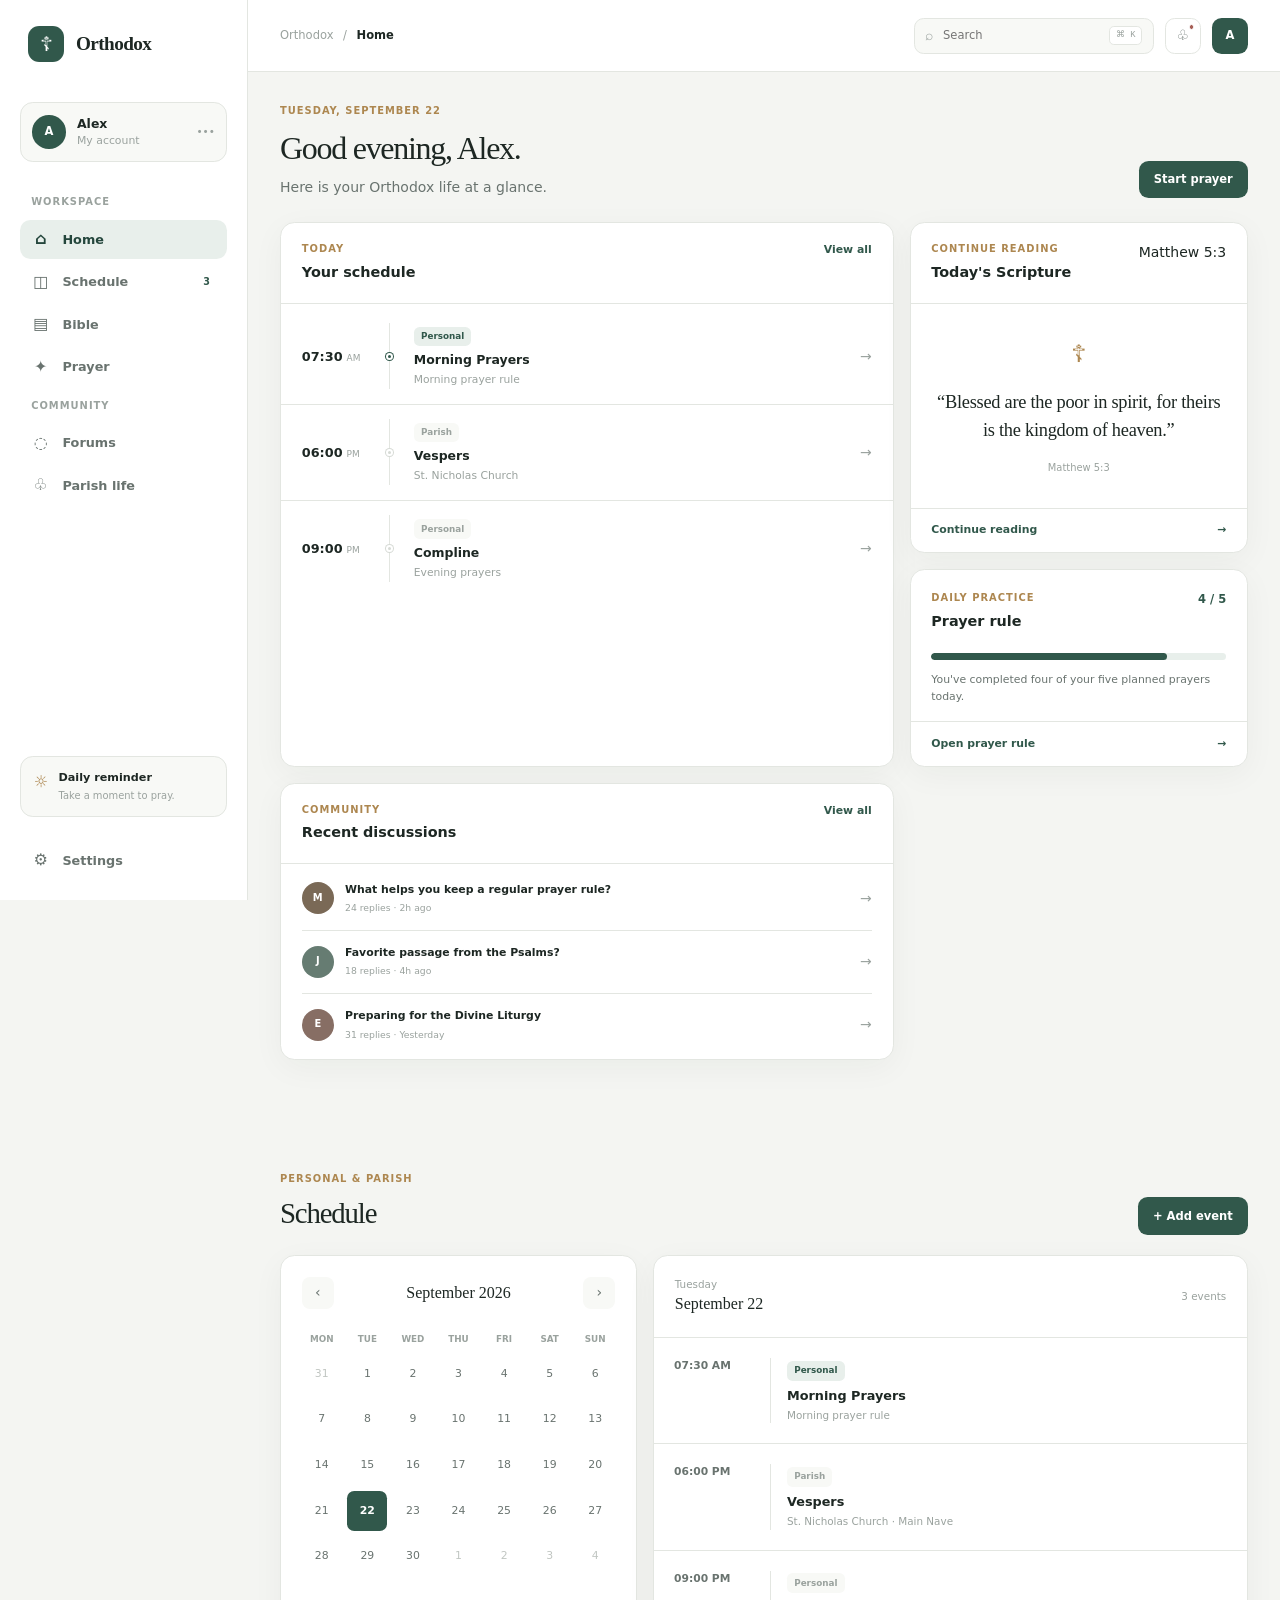
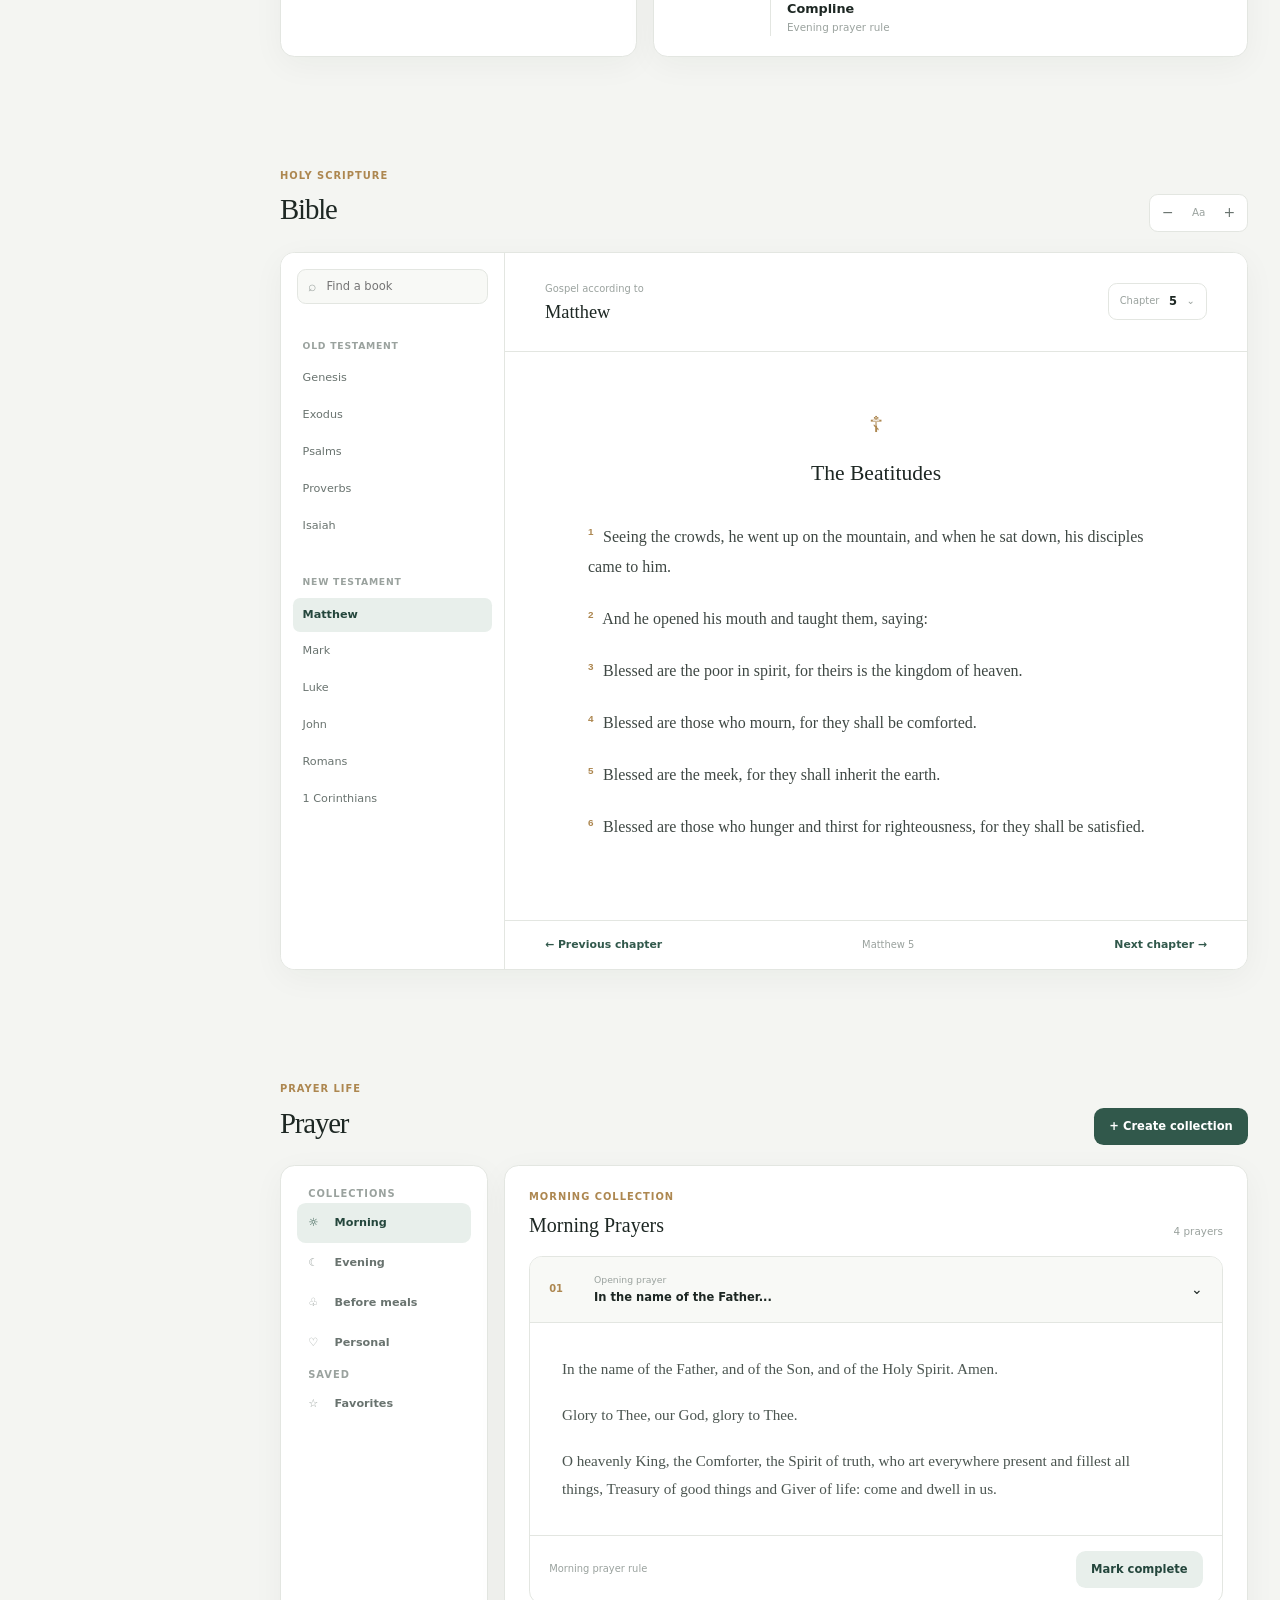
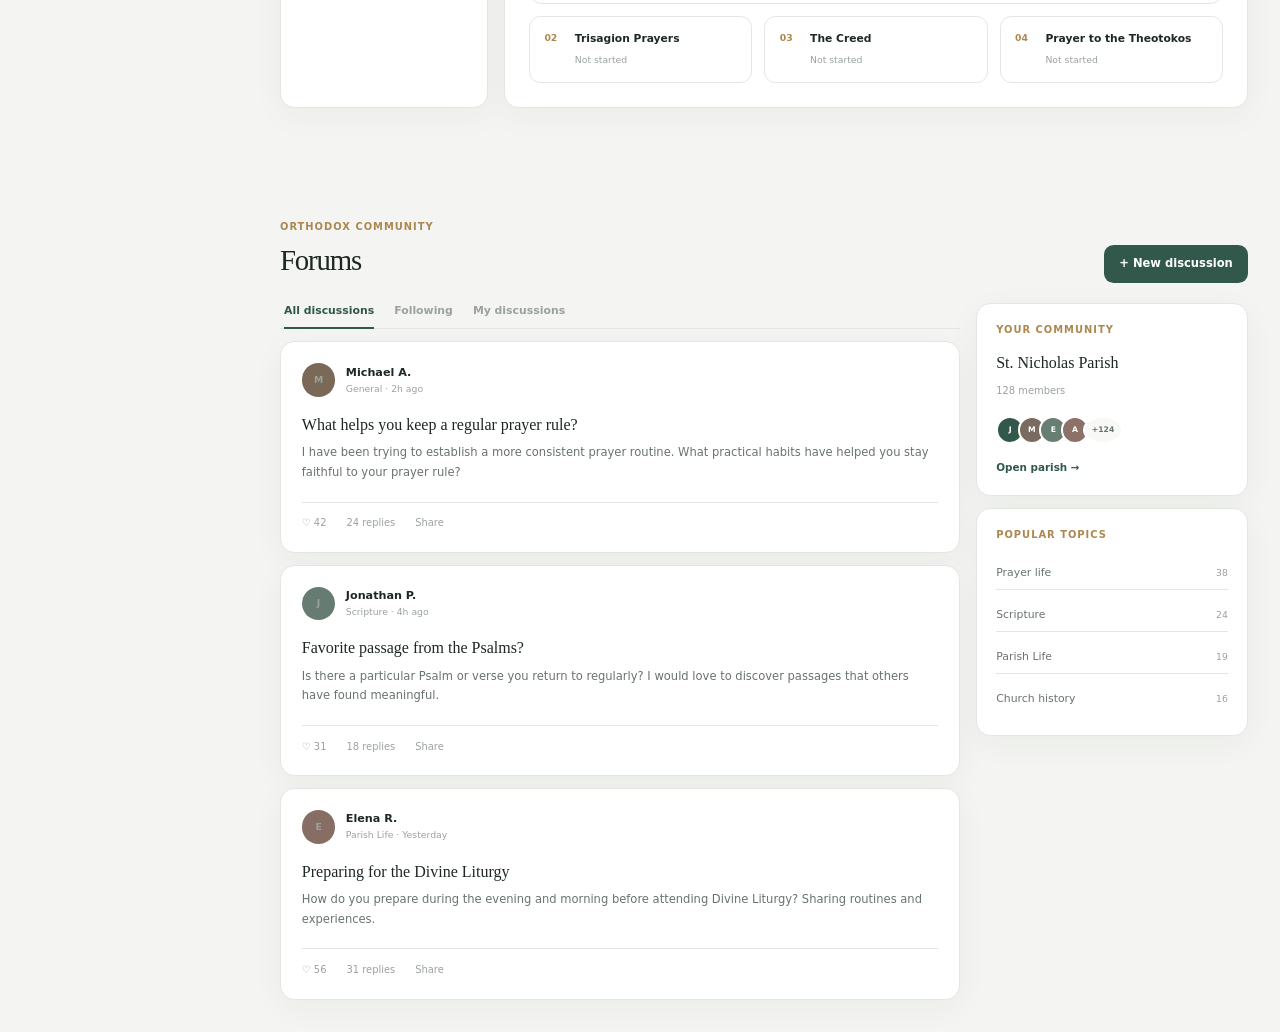
<file: index.html>
<!DOCTYPE html>
<html lang="en">
<head>
    <meta charset="UTF-8">
    <meta name="viewport" content="width=device-width, initial-scale=1.0">
    <title>Orthodox</title>
    <style>
        :root {
            --background: #f4f5f2;
            --surface: #ffffff;
            --border: #e3e6e1;
            --text: #1d2723;
            --text-soft: #69736f;
            --green: #31584b;
            --green-dark: #24463c;
        }

        * {
            box-sizing: border-box;
        }

        body {
            margin: 0;
            min-height: 100vh;
            display: grid;
            place-items: center;
            background: var(--background);
            color: var(--text);
            font-family: Inter, system-ui, -apple-system, BlinkMacSystemFont, "Segoe UI", sans-serif;
        }

        .language-page {
            width: min(30rem, 90%);
            padding: 2.5rem;
            background: var(--surface);
            border: 0.0625rem solid var(--border);
            border-radius: 1.25rem;
            box-shadow: 0 0.75rem 2.5rem rgba(26, 38, 33, 0.06);
            text-align: center;
        }

        .logo {
            width: 3.5rem;
            height: 3.5rem;
            margin: 0 auto 1.25rem;
            display: grid;
            place-items: center;
            border-radius: 1rem;
            background: var(--green);
            color: white;
            font-size: 1.25rem;
            font-weight: 700;
        }

        h1 {
            margin: 0 0 0.5rem;
            font-size: 1.75rem;
        }

        p {
            margin: 0 0 1.75rem;
            color: var(--text-soft);
        }

        .languages {
            display: grid;
            grid-template-columns: repeat(2, 1fr);
            gap: 0.75rem;
        }

        .languages a {
            padding: 0.9rem 1rem;
            border: 0.0625rem solid var(--border);
            border-radius: 0.75rem;
            color: var(--text);
            text-decoration: none;
            font-weight: 600;
            transition: 0.2s ease;
        }

        .languages a:hover {
            background: var(--green);
            border-color: var(--green);
            color: white;
        }
    </style>
</head>
<body>
    <main class="language-page">
        <div class="logo">O</div>

        <h1>Orthodox</h1>
        <p>Select your language</p>

        <nav class="languages">
            <a href="./EN/">EN</a>
            <a href="./RU/">RU</a>
            <a href="./SP/">SP</a>
            <a href="./BR/">BR</a>
        </nav>
    </main>

    <script>
        const language = navigator.language.toLowerCase();
        if (language.startsWith("ru")) {
            window.location.href = "./RU/";
        } else if (language.startsWith("es")) {
            window.location.href = "./SP/";
        } else if (language.startsWith("pt")) {
            window.location.href = "./BR/";
	} else {
            window.location.href = "./EN/";
	}
    </script>
</body>
</html>
</file>
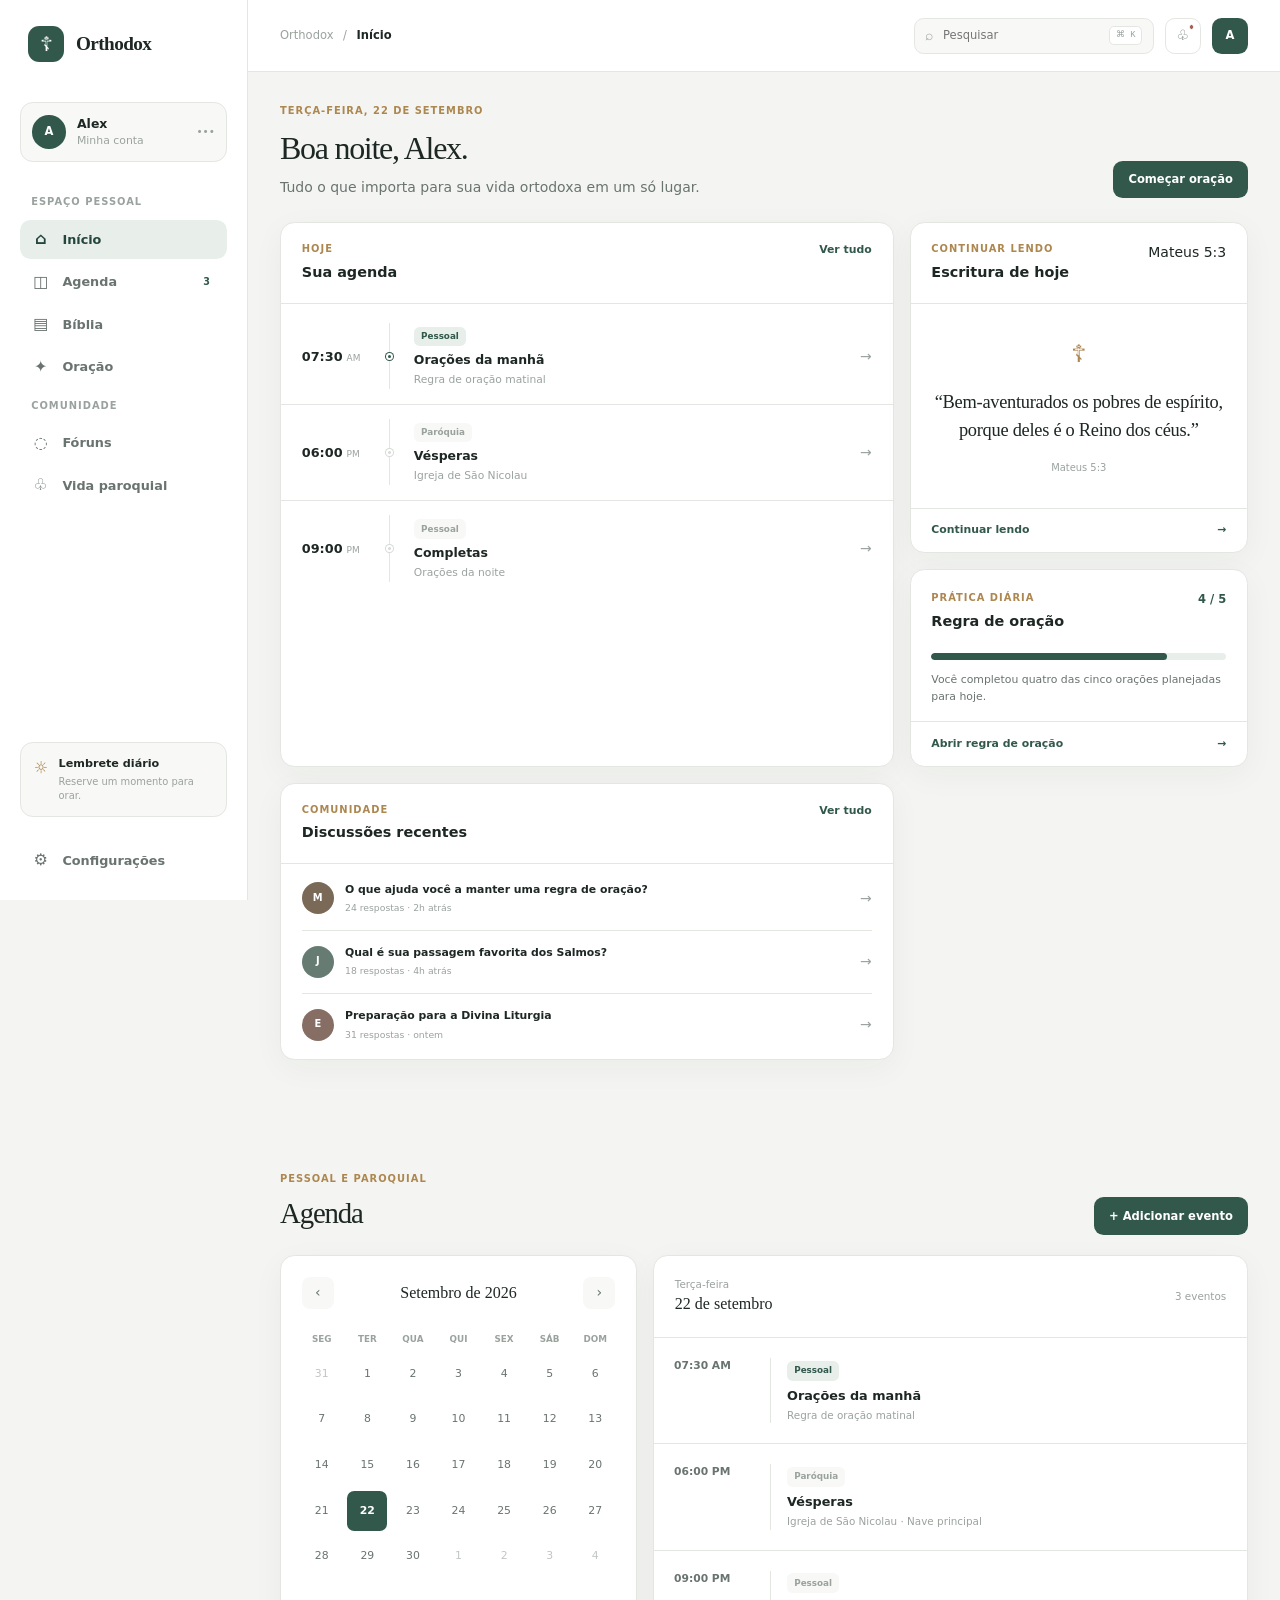
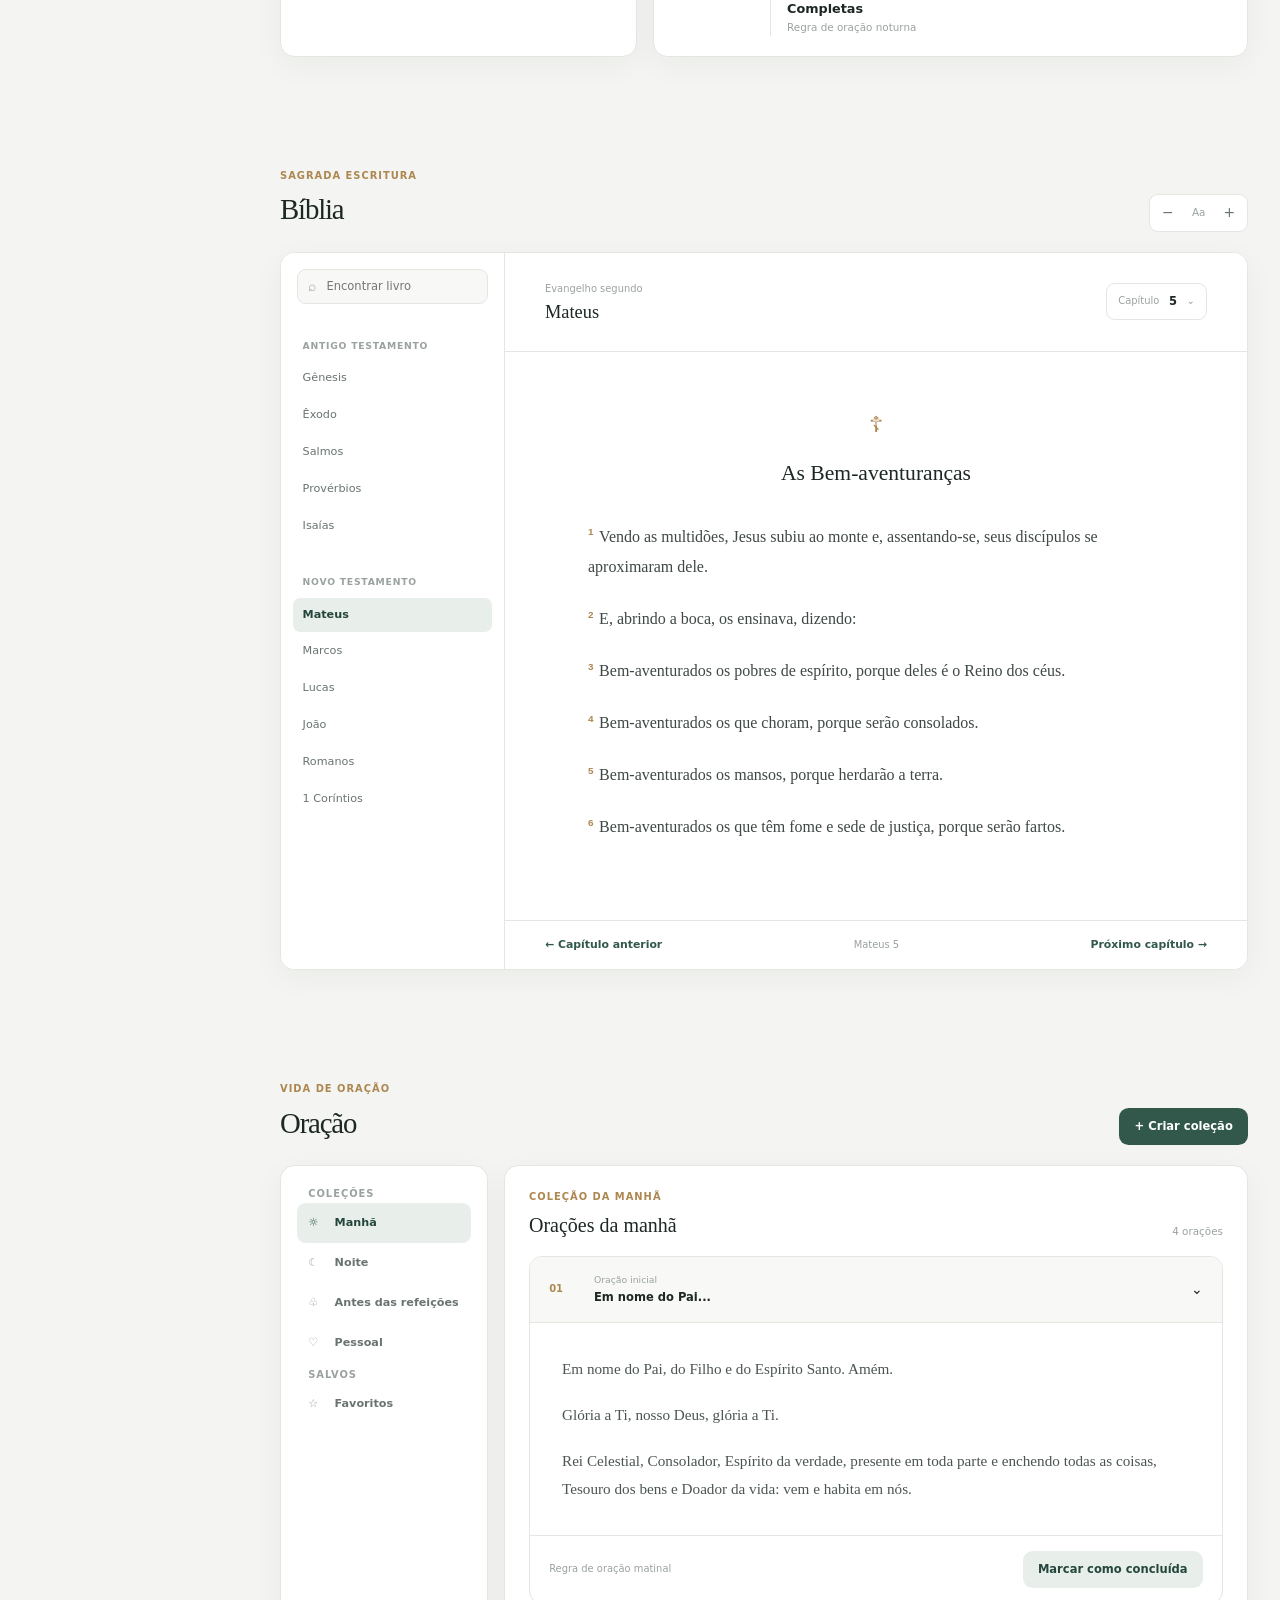
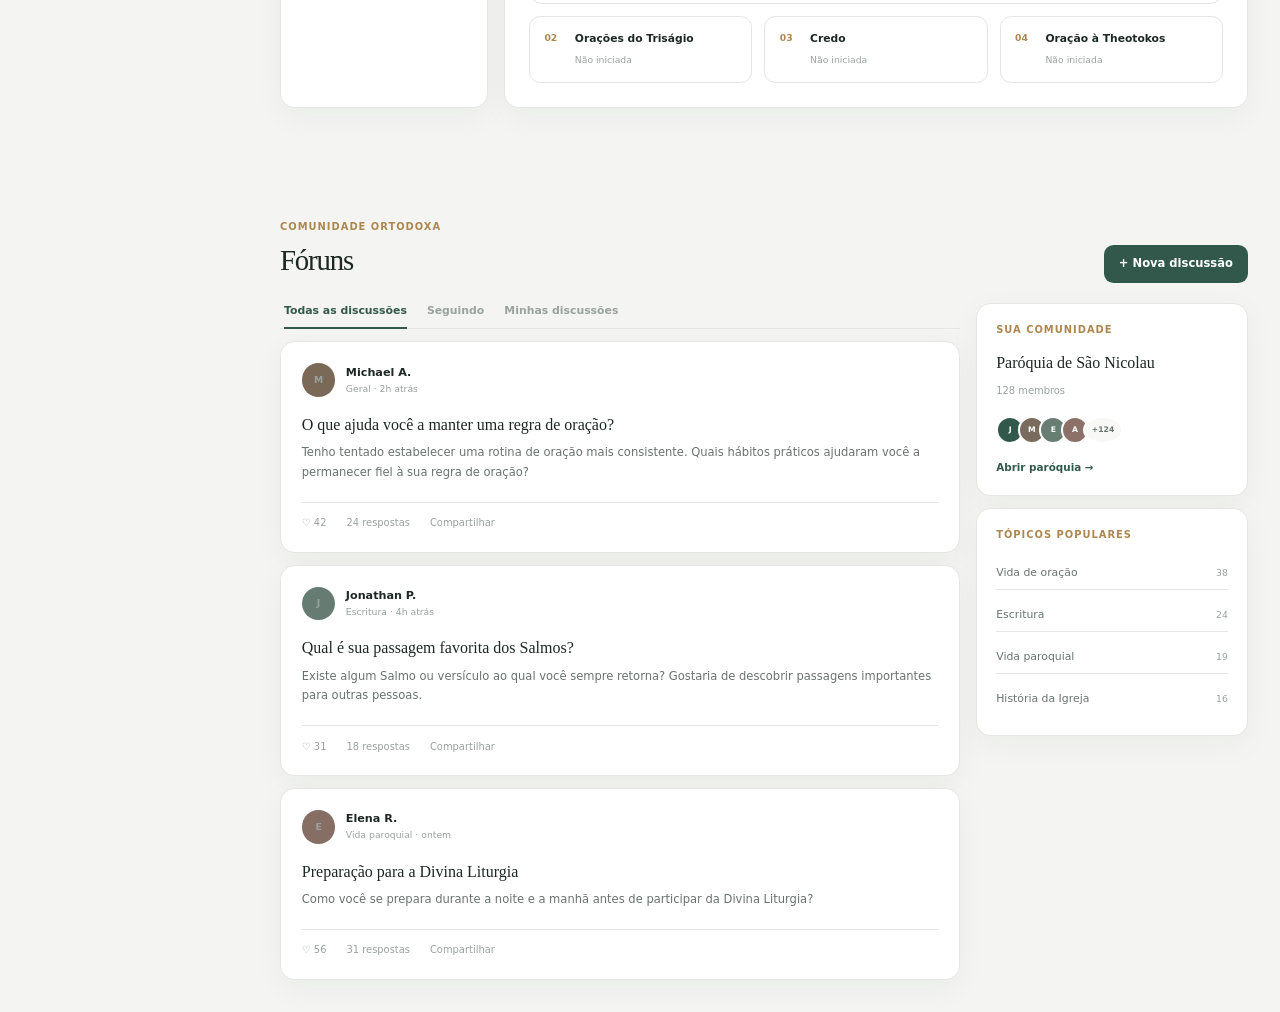
<file: BR/index.html>
<!DOCTYPE html>
<html lang="pt-BR">
<head>
  <meta charset="UTF-8">
  <meta name="viewport" content="width=device-width, initial-scale=1.0">
  <title>Orthodox — Fé, oração e comunidade</title>
  <link rel="stylesheet" href="../style.css">
</head>
<body>
  <div class="app-shell">
    <aside class="sidebar">
      <div class="sidebar-top">
        <a class="app-brand" href="#inicio">
          <span class="brand-symbol">☦</span>
          <span class="brand-name">Orthodox</span>
        </a>

        <div class="profile">
          <div class="profile-avatar">A</div>
          <div class="profile-info">
            <strong>Alex</strong>
            <span>Minha conta</span>
          </div>
          <span class="profile-menu">•••</span>
        </div>

        <nav class="app-nav" aria-label="Navegação principal">
          <span class="nav-label">Espaço pessoal</span>
          <a class="nav-item active" href="#inicio"><span class="nav-icon">⌂</span><span>Início</span></a>
          <a class="nav-item" href="#agenda"><span class="nav-icon">◫</span><span>Agenda</span><span class="nav-count">3</span></a>
          <a class="nav-item" href="#biblia"><span class="nav-icon">▤</span><span>Bíblia</span></a>
          <a class="nav-item" href="#oracao"><span class="nav-icon">✦</span><span>Oração</span></a>

          <span class="nav-label">Comunidade</span>
          <a class="nav-item" href="#comunidade"><span class="nav-icon">◌</span><span>Fóruns</span></a>
          <a class="nav-item" href="#comunidade"><span class="nav-icon">♧</span><span>Vida paroquial</span></a>
        </nav>
      </div>

      <div class="sidebar-bottom">
        <div class="sidebar-card">
          <span class="sidebar-card-icon">☼</span>
          <div>
            <strong>Lembrete diário</strong>
            <span>Reserve um momento para orar.</span>
          </div>
        </div>

        <a class="nav-item" href="#configuracoes">
          <span class="nav-icon">⚙</span>
          <span>Configurações</span>
        </a>
      </div>
    </aside>

    <div class="app-main">
      <header class="topbar">
        <div class="breadcrumbs">
          <span>Orthodox</span><span>/</span><strong>Início</strong>
        </div>

        <div class="topbar-actions">
          <div class="search">
            <span>⌕</span>
            <input type="search" placeholder="Pesquisar">
            <kbd>⌘ K</kbd>
          </div>
          <button class="icon-button" type="button" onclick="location.hash='error'" onclick="location.hash='error'">♧<span class="notification-dot"></span></button>
          <button class="top-avatar" type="button" onclick="location.hash='error'" onclick="location.hash='error'">A</button>
        </div>
      </header>

      <main class="content">
        <section class="dashboard-view" id="inicio">
          <div class="page-heading">
            <div>
              <p class="overline">Terça-feira, 22 de setembro</p>
              <h1>Boa noite, Alex.</h1>
              <p class="heading-description">Tudo o que importa para sua vida ortodoxa em um só lugar.</p>
            </div>
            <a class="button button-dark" href="#oracao">Começar oração</a>
          </div>

          <div class="dashboard-grid">
            <section class="today-card">
              <div class="card-heading">
                <div><span class="card-kicker">Hoje</span><h2>Sua agenda</h2></div>
                <a href="#agenda">Ver tudo</a>
              </div>

              <div class="schedule-list">
                <article class="schedule-row current">
                  <div class="schedule-time"><strong>07:30</strong><span>AM</span></div>
                  <div class="schedule-marker"><span></span></div>
                  <div class="schedule-details"><span class="tag tag-green">Pessoal</span><h3>Orações da manhã</h3><p>Regra de oração matinal</p></div>
                  <span class="row-arrow">→</span>
                </article>

                <article class="schedule-row">
                  <div class="schedule-time"><strong>06:00</strong><span>PM</span></div>
                  <div class="schedule-marker"><span></span></div>
                  <div class="schedule-details"><span class="tag">Paróquia</span><h3>Vésperas</h3><p>Igreja de São Nicolau</p></div>
                  <span class="row-arrow">→</span>
                </article>

                <article class="schedule-row">
                  <div class="schedule-time"><strong>09:00</strong><span>PM</span></div>
                  <div class="schedule-marker"><span></span></div>
                  <div class="schedule-details"><span class="tag">Pessoal</span><h3>Completas</h3><p>Orações da noite</p></div>
                  <span class="row-arrow">→</span>
                </article>
              </div>
            </section>

            <section class="scripture-card">
              <div class="card-heading">
                <div><span class="card-kicker">Continuar lendo</span><h2>Escritura de hoje</h2></div>
                <span class="scripture-reference">Mateus 5:3</span>
              </div>

              <div class="scripture-content">
                <span class="large-cross">☦</span>
                <blockquote>“Bem-aventurados os pobres de espírito, porque deles é o Reino dos céus.”</blockquote>
                <span class="scripture-source">Mateus 5:3</span>
              </div>

              <a class="card-action" href="#biblia">Continuar lendo <span>→</span></a>
            </section>

            <section class="progress-card">
              <div class="progress-header">
                <div><span class="card-kicker">Prática diária</span><h2>Regra de oração</h2></div>
                <span class="progress-value">4 / 5</span>
              </div>

              <div class="progress-bar"><span></span></div>
              <p>Você completou quatro das cinco orações planejadas para hoje.</p>
              <a class="card-action" href="#oracao">Abrir regra de oração <span>→</span></a>
            </section>

            <section class="community-preview">
              <div class="card-heading">
                <div><span class="card-kicker">Comunidade</span><h2>Discussões recentes</h2></div>
                <a href="#comunidade">Ver tudo</a>
              </div>

              <div class="discussion-list">
                <a class="discussion-row" href="#comunidade">
                  <span class="discussion-avatar avatar-one">M</span>
                  <span class="discussion-content"><strong>O que ajuda você a manter uma regra de oração?</strong><small>24 respostas · 2h atrás</small></span>
                  <span>→</span>
                </a>

                <a class="discussion-row" href="#comunidade">
                  <span class="discussion-avatar avatar-two">J</span>
                  <span class="discussion-content"><strong>Qual é sua passagem favorita dos Salmos?</strong><small>18 respostas · 4h atrás</small></span>
                  <span>→</span>
                </a>

                <a class="discussion-row" href="#comunidade">
                  <span class="discussion-avatar avatar-three">E</span>
                  <span class="discussion-content"><strong>Preparação para a Divina Liturgia</strong><small>31 respostas · ontem</small></span>
                  <span>→</span>
                </a>
              </div>
            </section>
          </div>
        </section>

        <section class="app-section" id="agenda">
          <div class="section-toolbar">
            <div><p class="overline">Pessoal e paroquial</p><h2>Agenda</h2></div>
            <button class="button button-dark" type="button" onclick="location.hash='error'">+ Adicionar evento</button>
          </div>

          <div class="schedule-app-grid">
            <div class="month-card">
              <div class="month-header"><button type="button" onclick="location.hash='error'">‹</button><strong>Setembro de 2026</strong><button type="button" onclick="location.hash='error'">›</button></div>

              <div class="weekdays">
                <span>SEG</span><span>TER</span><span>QUA</span><span>QUI</span><span>SEX</span><span>SÁB</span><span>DOM</span>
              </div>

              <div class="month-days">
                <span class="muted-day">31</span><span>1</span><span>2</span><span>3</span><span>4</span><span>5</span><span>6</span>
                <span>7</span><span>8</span><span>9</span><span>10</span><span>11</span><span>12</span><span>13</span>
                <span>14</span><span>15</span><span>16</span><span>17</span><span>18</span><span>19</span><span>20</span>
                <span>21</span><span class="selected-day">22</span><span>23</span><span>24</span><span>25</span><span>26</span>
                <span>27</span><span>28</span><span>29</span><span>30</span><span class="muted-day">1</span><span class="muted-day">2</span><span class="muted-day">3</span><span class="muted-day">4</span>
              </div>
            </div>

            <div class="day-agenda">
              <div class="agenda-header">
                <div><span>Terça-feira</span><strong>22 de setembro</strong></div><span>3 eventos</span>
              </div>

              <article class="agenda-item">
                <time>07:30 AM</time><div class="agenda-line"></div>
                <div><span class="tag tag-green">Pessoal</span><h3>Orações da manhã</h3><p>Regra de oração matinal</p></div>
              </article>

              <article class="agenda-item">
                <time>06:00 PM</time><div class="agenda-line"></div>
                <div><span class="tag">Paróquia</span><h3>Vésperas</h3><p>Igreja de São Nicolau · Nave principal</p></div>
              </article>

              <article class="agenda-item">
                <time>09:00 PM</time><div class="agenda-line"></div>
                <div><span class="tag">Pessoal</span><h3>Completas</h3><p>Regra de oração noturna</p></div>
              </article>
            </div>
          </div>
        </section>

        <section class="app-section" id="biblia">
          <div class="section-toolbar">
            <div><p class="overline">Sagrada Escritura</p><h2>Bíblia</h2></div>
            <div class="reader-controls"><button type="button" onclick="location.hash='error'">−</button><span>Aa</span><button type="button" onclick="location.hash='error'">+</button></div>
          </div>

          <div class="bible-app">
            <aside class="book-sidebar">
              <div class="bible-search"><span>⌕</span><input type="search" placeholder="Encontrar livro"></div>

              <div class="book-section">
                <span>Antigo Testamento</span>
                <a href="#biblia">Gênesis</a>
                <a href="#biblia">Êxodo</a>
                <a href="#biblia">Salmos</a>
                <a href="#biblia">Provérbios</a>
                <a href="#biblia">Isaías</a>
              </div>

              <div class="book-section">
                <span>Novo Testamento</span>
                <a href="#biblia" class="book-active">Mateus</a>
                <a href="#biblia">Marcos</a>
                <a href="#biblia">Lucas</a>
                <a href="#biblia">João</a>
                <a href="#biblia">Romanos</a>
                <a href="#biblia">1 Coríntios</a>
              </div>
            </aside>

            <article class="reader">
              <div class="reader-heading">
                <div><span>Evangelho segundo</span><h3>Mateus</h3></div>
                <div class="chapter-select"><span>Capítulo</span><strong>5</strong><span>⌄</span></div>
              </div>

              <div class="reader-body">
                <span class="reader-cross">☦</span>
                <h4>As Bem-aventuranças</h4>
                <p><sup>1</sup>Vendo as multidões, Jesus subiu ao monte e, assentando-se, seus discípulos se aproximaram dele.</p>
                <p><sup>2</sup>E, abrindo a boca, os ensinava, dizendo:</p>
                <p><sup>3</sup>Bem-aventurados os pobres de espírito, porque deles é o Reino dos céus.</p>
                <p><sup>4</sup>Bem-aventurados os que choram, porque serão consolados.</p>
                <p><sup>5</sup>Bem-aventurados os mansos, porque herdarão a terra.</p>
                <p><sup>6</sup>Bem-aventurados os que têm fome e sede de justiça, porque serão fartos.</p>
              </div>

              <div class="reader-footer"><a href="#biblia">← Capítulo anterior</a><span>Mateus 5</span><a href="#biblia">Próximo capítulo →</a></div>
            </article>
          </div>
        </section>

        <section class="app-section" id="oracao">
          <div class="section-toolbar">
            <div><p class="overline">Vida de oração</p><h2>Oração</h2></div>
            <button class="button button-dark" type="button">+ Criar coleção</button>
          </div>

          <div class="prayer-app">
            <aside class="prayer-sidebar">
              <span class="sidebar-title">Coleções</span>
              <a class="prayer-nav active" href="#oracao"><span>☼</span>Manhã</a>
              <a class="prayer-nav" href="#oracao"><span>☾</span>Noite</a>
              <a class="prayer-nav" href="#oracao"><span>♧</span>Antes das refeições</a>
              <a class="prayer-nav" href="#oracao"><span>♡</span>Pessoal</a>
              <span class="sidebar-title saved-title">Salvos</span>
              <a class="prayer-nav" href="#oracao"><span>☆</span>Favoritos</a>
            </aside>

            <div class="prayer-content">
              <div class="prayer-heading">
                <div><span class="card-kicker">Coleção da manhã</span><h3>Orações da manhã</h3></div>
                <span class="prayer-count">4 orações</span>
              </div>

              <article class="prayer-main-card">
                <div class="prayer-card-heading">
                  <span>01</span><div><span>Oração inicial</span><strong>Em nome do Pai...</strong></div><span>⌄</span>
                </div>

                <div class="prayer-reading">
                  <p>Em nome do Pai, do Filho e do Espírito Santo. Amém.</p>
                  <p>Glória a Ti, nosso Deus, glória a Ti.</p>
                  <p>Rei Celestial, Consolador, Espírito da verdade, presente em toda parte e enchendo todas as coisas, Tesouro dos bens e Doador da vida: vem e habita em nós.</p>
                </div>

                <div class="prayer-footer"><span>Regra de oração matinal</span><button type="button" class="button button-light">Marcar como concluída</button></div>
              </article>

              <div class="prayer-steps">
                <article><span>02</span><strong>Orações do Triságio</strong><small>Não iniciada</small></article>
                <article><span>03</span><strong>Credo</strong><small>Não iniciada</small></article>
                <article><span>04</span><strong>Oração à Theotokos</strong><small>Não iniciada</small></article>
              </div>
            </div>
          </div>
        </section>

        <section class="app-section" id="comunidade">
          <div class="section-toolbar">
            <div><p class="overline">Comunidade ortodoxa</p><h2>Fóruns</h2></div>
            <button class="button button-dark" type="button">+ Nova discussão</button>
          </div>

          <div class="forum-layout">
            <div class="forum-main">
              <div class="forum-tabs">
                <a class="active" href="#comunidade">Todas as discussões</a>
                <a href="#comunidade">Seguindo</a>
                <a href="#comunidade">Minhas discussões</a>
              </div>

              <article class="forum-post">
                <div class="post-author"><span class="post-avatar avatar-one">M</span><div><strong>Michael A.</strong><span>Geral · 2h atrás</span></div></div>
                <h3>O que ajuda você a manter uma regra de oração?</h3>
                <p>Tenho tentado estabelecer uma rotina de oração mais consistente. Quais hábitos práticos ajudaram você a permanecer fiel à sua regra de oração?</p>
                <div class="post-footer"><span>♡ 42</span><span>24 respostas</span><span>Compartilhar</span></div>
              </article>

              <article class="forum-post">
                <div class="post-author"><span class="post-avatar avatar-two">J</span><div><strong>Jonathan P.</strong><span>Escritura · 4h atrás</span></div></div>
                <h3>Qual é sua passagem favorita dos Salmos?</h3>
                <p>Existe algum Salmo ou versículo ao qual você sempre retorna? Gostaria de descobrir passagens importantes para outras pessoas.</p>
                <div class="post-footer"><span>♡ 31</span><span>18 respostas</span><span>Compartilhar</span></div>
              </article>

              <article class="forum-post">
                <div class="post-author"><span class="post-avatar avatar-three">E</span><div><strong>Elena R.</strong><span>Vida paroquial · ontem</span></div></div>
                <h3>Preparação para a Divina Liturgia</h3>
                <p>Como você se prepara durante a noite e a manhã antes de participar da Divina Liturgia?</p>
                <div class="post-footer"><span>♡ 56</span><span>31 respostas</span><span>Compartilhar</span></div>
              </article>
            </div>

            <aside class="forum-sidebar">
              <div class="community-card">
                <span class="card-kicker">Sua comunidade</span>
                <strong>Paróquia de São Nicolau</strong>
                <span>128 membros</span>
                <div class="member-stack"><span>J</span><span>M</span><span>E</span><span>A</span><span>+124</span></div>
                <a href="#comunidade">Abrir paróquia →</a>
              </div>

              <div class="topics-card">
                <span class="card-kicker">Tópicos populares</span>
                <a href="#comunidade">Vida de oração <span>38</span></a>
                <a href="#comunidade">Escritura <span>24</span></a>
                <a href="#comunidade">Vida paroquial <span>19</span></a>
                <a href="#comunidade">História da Igreja <span>16</span></a>
              </div>
            </aside>
          </div>
        </section>
      </main>
    </div>
  </div>
<div id="error" class="error-screen">
    <a href="#" class="error-close">×</a>
    <span class="error-code">500</span>
    <h1>Algo deu errado.</h1>
    <p>Something went wrong.</p>
</div>
</body>
</html>
</file>
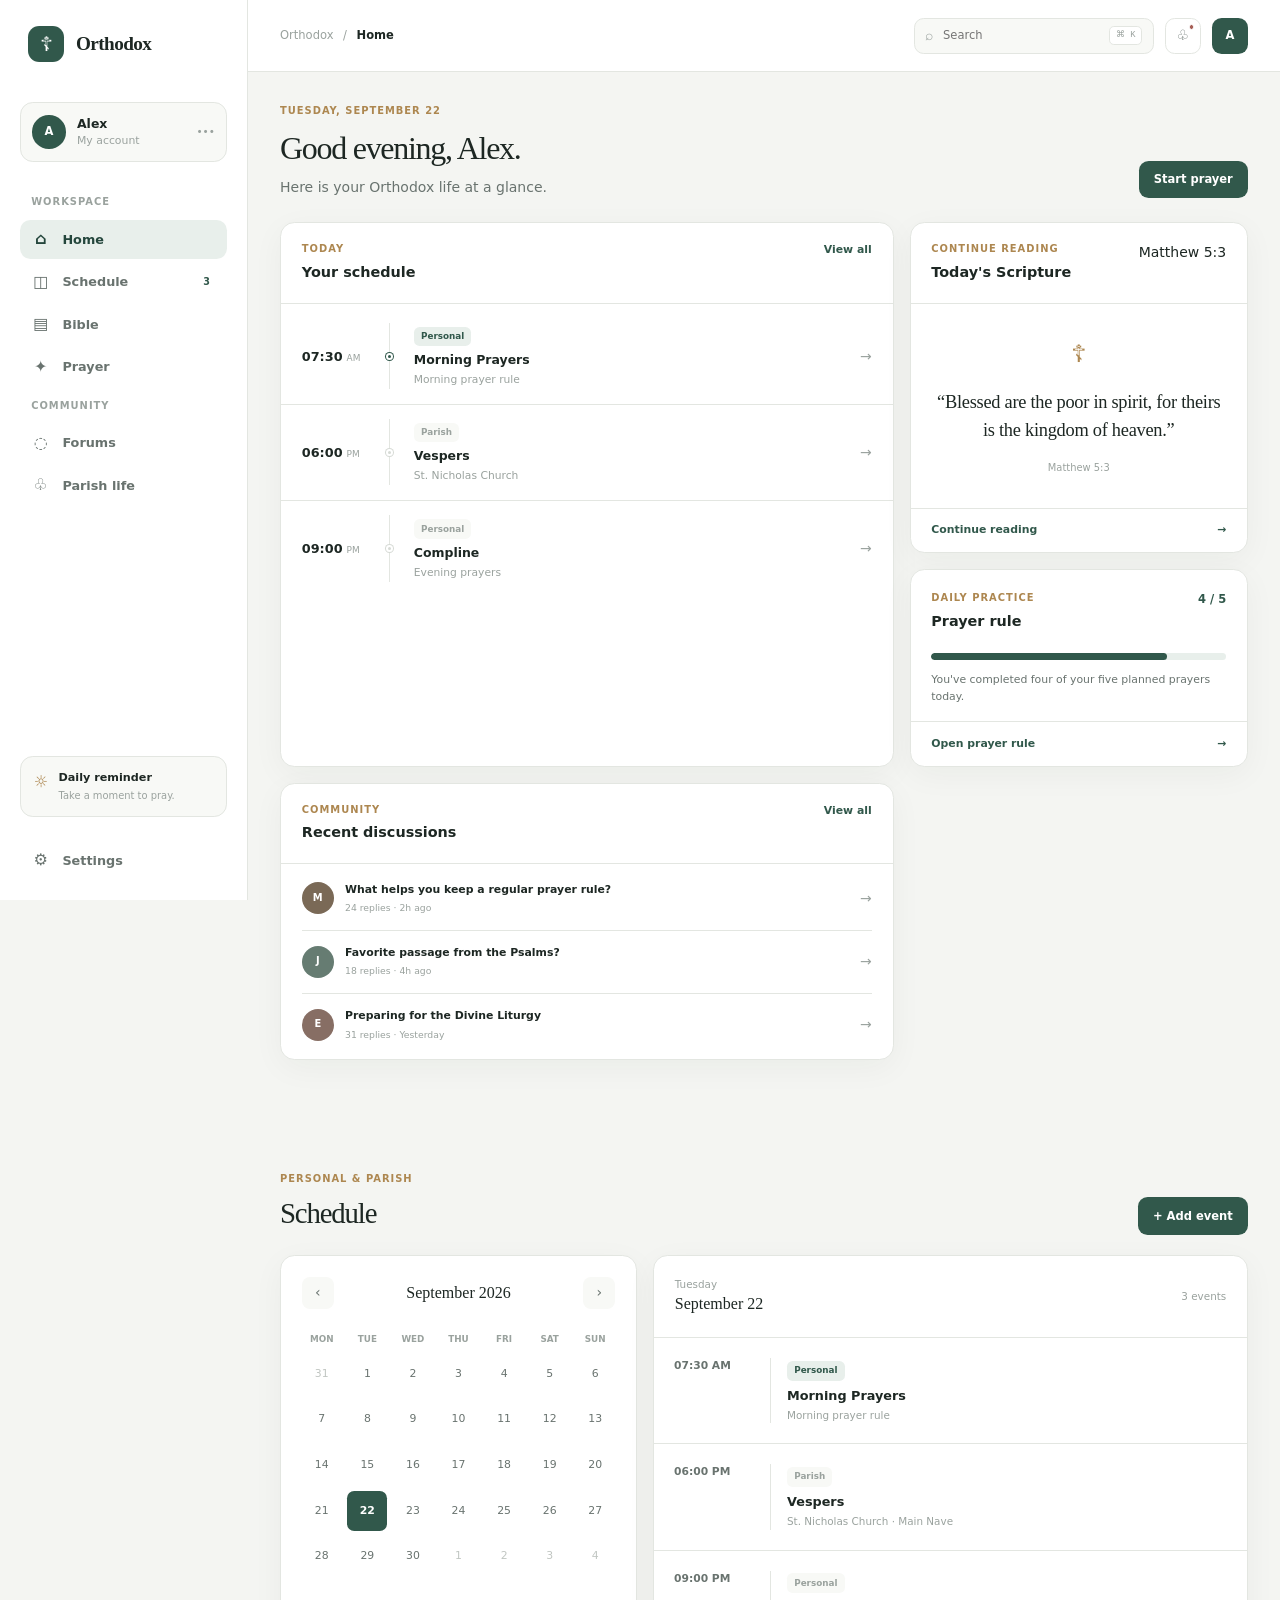
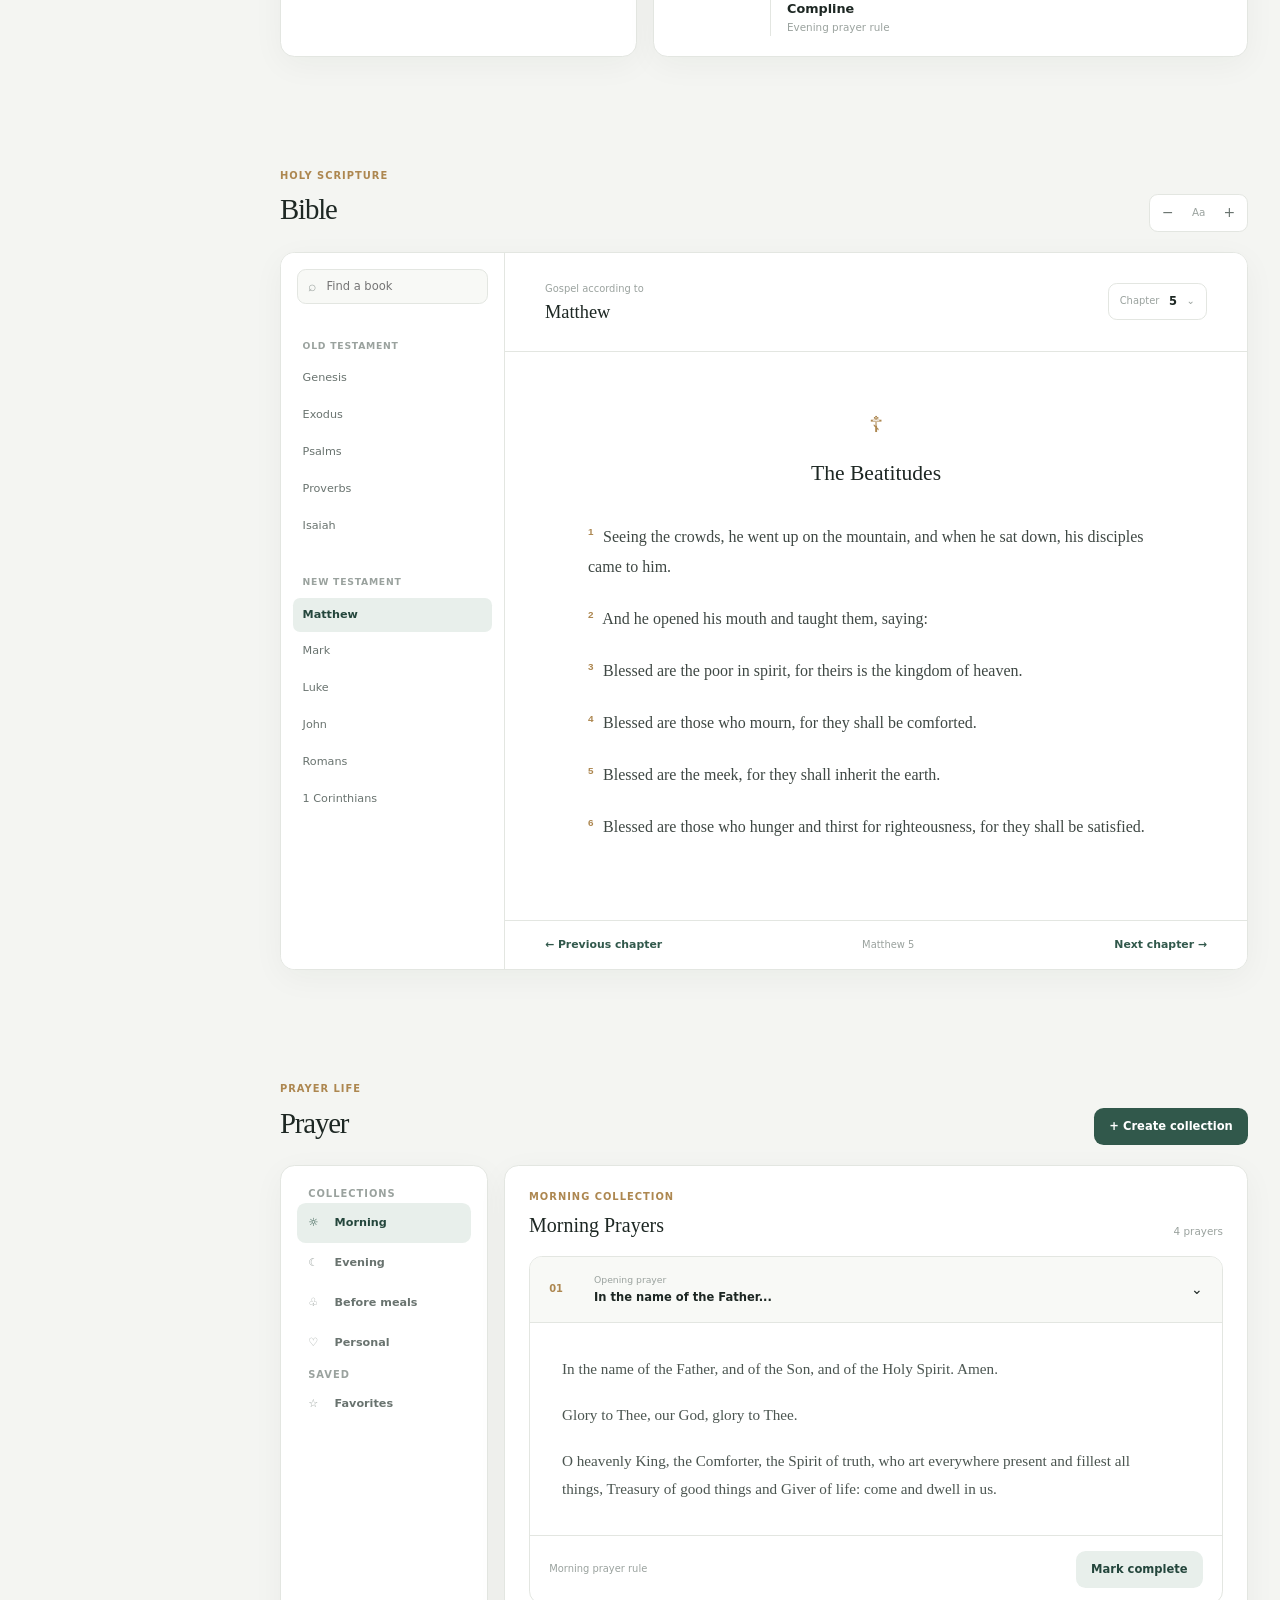
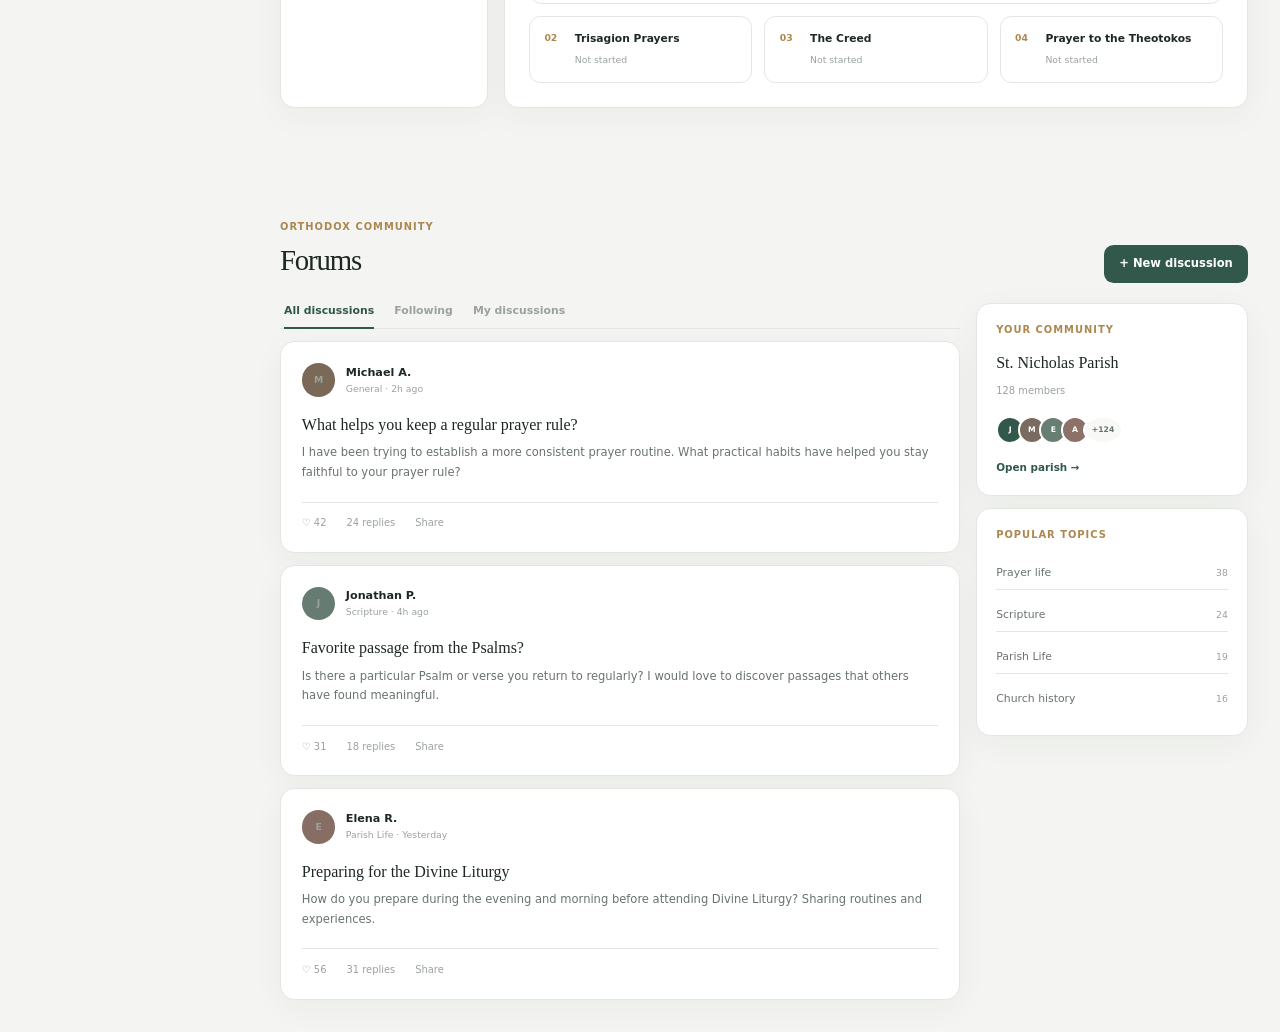
<file: EN/index.html>
<!DOCTYPE html>
<html lang="en">
<head>
  <meta charset="UTF-8">
  <meta name="viewport" content="width=device-width, initial-scale=1.0">
  <title>Orthodox</title>
  <link rel="stylesheet" href="../style.css">
</head>
<body>
  <div class="app-shell">
    <aside class="sidebar">
      <div class="sidebar-top">
        <a class="app-brand" href="#dashboard">
          <span class="brand-symbol">☦</span>
          <span class="brand-name">Orthodox</span>
        </a>

        <div class="profile">
          <div class="profile-avatar">A</div>
          <div class="profile-info">
            <strong>Alex</strong>
            <span>My account</span>
          </div>
          <span class="profile-menu">•••</span>
        </div>

        <nav class="app-nav" aria-label="Application navigation">
          <span class="nav-label">Workspace</span>

          <a class="nav-item active" href="#dashboard">
            <span class="nav-icon">⌂</span>
            <span>Home</span>
          </a>

          <a class="nav-item" href="#schedule">
            <span class="nav-icon">◫</span>
            <span>Schedule</span>
            <span class="nav-count">3</span>
          </a>

          <a class="nav-item" href="#bible">
            <span class="nav-icon">▤</span>
            <span>Bible</span>
          </a>

          <a class="nav-item" href="#prayer">
            <span class="nav-icon">✦</span>
            <span>Prayer</span>
          </a>

          <span class="nav-label">Community</span>

          <a class="nav-item" href="#community">
            <span class="nav-icon">◌</span>
            <span>Forums</span>
          </a>

          <a class="nav-item" href="#community">
            <span class="nav-icon">♧</span>
            <span>Parish life</span>
          </a>
        </nav>
      </div>

      <div class="sidebar-bottom">
        <div class="sidebar-card">
          <span class="sidebar-card-icon">☼</span>
          <div>
            <strong>Daily reminder</strong>
            <span>Take a moment to pray.</span>
          </div>
        </div>

        <a class="nav-item" href="#settings">
          <span class="nav-icon">⚙</span>
          <span>Settings</span>
        </a>
      </div>
    </aside>

    <div class="app-main">
      <header class="topbar">
        <div class="breadcrumbs">
          <span>Orthodox</span>
          <span>/</span>
          <strong>Home</strong>
        </div>

        <div class="topbar-actions">
          <div class="search">
            <span>⌕</span>
            <input type="search" placeholder="Search">
            <kbd>⌘ K</kbd>
          </div>

          <button class="icon-button" type="button" onclick="location.hash='error'" aria-label="Notifications">
            ♧
            <span class="notification-dot"></span>
          </button>

          <button class="top-avatar" type="button" onclick="location.hash='error'">A</button>
        </div>
      </header>

      <main class="content">
        <section class="dashboard-view" id="dashboard">
          <div class="page-heading">
            <div>
              <p class="overline">Tuesday, September 22</p>
              <h1>Good evening, Alex.</h1>
              <p class="heading-description">
                Here is your Orthodox life at a glance.
              </p>
            </div>

            <a class="button button-dark" href="#prayer">Start prayer</a>
          </div>

          <div class="dashboard-grid">
            <section class="today-card">
              <div class="card-heading">
                <div>
                  <span class="card-kicker">Today</span>
                  <h2>Your schedule</h2>
                </div>
                <a href="#schedule">View all</a>
              </div>

              <div class="schedule-list">
                <article class="schedule-row current">
                  <div class="schedule-time">
                    <strong>07:30</strong>
                    <span>AM</span>
                  </div>

                  <div class="schedule-marker">
                    <span></span>
                  </div>

                  <div class="schedule-details">
                    <span class="tag tag-green">Personal</span>
                    <h3>Morning Prayers</h3>
                    <p>Morning prayer rule</p>
                  </div>

                  <span class="row-arrow">→</span>
                </article>

                <article class="schedule-row">
                  <div class="schedule-time">
                    <strong>06:00</strong>
                    <span>PM</span>
                  </div>

                  <div class="schedule-marker">
                    <span></span>
                  </div>

                  <div class="schedule-details">
                    <span class="tag">Parish</span>
                    <h3>Vespers</h3>
                    <p>St. Nicholas Church</p>
                  </div>

                  <span class="row-arrow">→</span>
                </article>

                <article class="schedule-row">
                  <div class="schedule-time">
                    <strong>09:00</strong>
                    <span>PM</span>
                  </div>

                  <div class="schedule-marker">
                    <span></span>
                  </div>

                  <div class="schedule-details">
                    <span class="tag">Personal</span>
                    <h3>Compline</h3>
                    <p>Evening prayers</p>
                  </div>

                  <span class="row-arrow">→</span>
                </article>
              </div>
            </section>

            <section class="scripture-card">
              <div class="card-heading">
                <div>
                  <span class="card-kicker">Continue reading</span>
                  <h2>Today's Scripture</h2>
                </div>
                <span class="scripture-reference">Matthew 5:3</span>
              </div>

              <div class="scripture-content">
                <span class="large-cross">☦</span>
                <blockquote>
                  “Blessed are the poor in spirit, for theirs is the kingdom
                  of heaven.”
                </blockquote>
                <span class="scripture-source">Matthew 5:3</span>
              </div>

              <a class="card-action" href="#bible">Continue reading <span>→</span></a>
            </section>

            <section class="progress-card">
              <div class="progress-header">
                <div>
                  <span class="card-kicker">Daily practice</span>
                  <h2>Prayer rule</h2>
                </div>
                <span class="progress-value">4 / 5</span>
              </div>

              <div class="progress-bar">
                <span></span>
              </div>

              <p>You've completed four of your five planned prayers today.</p>

              <a class="card-action" href="#prayer">Open prayer rule <span>→</span></a>
            </section>

            <section class="community-preview">
              <div class="card-heading">
                <div>
                  <span class="card-kicker">Community</span>
                  <h2>Recent discussions</h2>
                </div>
                <a href="#community">View all</a>
              </div>

              <div class="discussion-list">
                <a class="discussion-row" href="#community">
                  <span class="discussion-avatar avatar-one">M</span>
                  <span class="discussion-content">
                    <strong>What helps you keep a regular prayer rule?</strong>
                    <small>24 replies · 2h ago</small>
                  </span>
                  <span>→</span>
                </a>

                <a class="discussion-row" href="#community">
                  <span class="discussion-avatar avatar-two">J</span>
                  <span class="discussion-content">
                    <strong>Favorite passage from the Psalms?</strong>
                    <small>18 replies · 4h ago</small>
                  </span>
                  <span>→</span>
                </a>

                <a class="discussion-row" href="#community">
                  <span class="discussion-avatar avatar-three">E</span>
                  <span class="discussion-content">
                    <strong>Preparing for the Divine Liturgy</strong>
                    <small>31 replies · Yesterday</small>
                  </span>
                  <span>→</span>
                </a>
              </div>
            </section>
          </div>
        </section>

        <section class="app-section" id="schedule">
          <div class="section-toolbar">
            <div>
              <p class="overline">Personal & parish</p>
              <h2>Schedule</h2>
            </div>

            <button class="button button-dark" type="button" onclick="location.hash='error'">+ Add event</button>
          </div>

          <div class="schedule-app-grid">
            <div class="month-card">
              <div class="month-header">
                <button type="button" onclick="location.hash='error'">‹</button>
                <strong>September 2026</strong>
                <button type="button" onclick="location.hash='error'">›</button>
              </div>

              <div class="weekdays">
                <span>MON</span>
                <span>TUE</span>
                <span>WED</span>
                <span>THU</span>
                <span>FRI</span>
                <span>SAT</span>
                <span>SUN</span>
              </div>

              <div class="month-days">
                <span class="muted-day">31</span>
                <span>1</span>
                <span>2</span>
                <span>3</span>
                <span>4</span>
                <span>5</span>
                <span>6</span>
                <span>7</span>
                <span>8</span>
                <span>9</span>
                <span>10</span>
                <span>11</span>
                <span>12</span>
                <span>13</span>
                <span>14</span>
                <span>15</span>
                <span>16</span>
                <span>17</span>
                <span>18</span>
                <span>19</span>
                <span>20</span>
                <span>21</span>
                <span class="selected-day">22</span>
                <span>23</span>
                <span>24</span>
                <span>25</span>
                <span>26</span>
                <span>27</span>
                <span>28</span>
                <span>29</span>
                <span>30</span>
                <span class="muted-day">1</span>
                <span class="muted-day">2</span>
                <span class="muted-day">3</span>
                <span class="muted-day">4</span>
              </div>
            </div>

            <div class="day-agenda">
              <div class="agenda-header">
                <div>
                  <span>Tuesday</span>
                  <strong>September 22</strong>
                </div>
                <span>3 events</span>
              </div>

              <article class="agenda-item">
                <time>07:30 AM</time>
                <div class="agenda-line"></div>
                <div>
                  <span class="tag tag-green">Personal</span>
                  <h3>Morning Prayers</h3>
                  <p>Morning prayer rule</p>
                </div>
              </article>

              <article class="agenda-item">
                <time>06:00 PM</time>
                <div class="agenda-line"></div>
                <div>
                  <span class="tag">Parish</span>
                  <h3>Vespers</h3>
                  <p>St. Nicholas Church · Main Nave</p>
                </div>
              </article>

              <article class="agenda-item">
                <time>09:00 PM</time>
                <div class="agenda-line"></div>
                <div>
                  <span class="tag">Personal</span>
                  <h3>Compline</h3>
                  <p>Evening prayer rule</p>
                </div>
              </article>
            </div>
          </div>
        </section>

        <section class="app-section" id="bible">
          <div class="section-toolbar">
            <div>
              <p class="overline">Holy Scripture</p>
              <h2>Bible</h2>
            </div>

            <div class="reader-controls">
              <button type="button" onclick="location.hash='error'">−</button>
              <span>Aa</span>
              <button type="button" onclick="location.hash='error'">+</button>
            </div>
          </div>

          <div class="bible-app">
            <aside class="book-sidebar">
              <div class="bible-search">
                <span>⌕</span>
                <input type="search" placeholder="Find a book">
              </div>

              <div class="book-section">
                <span>Old Testament</span>
                <a href="#bible">Genesis</a>
                <a href="#bible">Exodus</a>
                <a href="#bible">Psalms</a>
                <a href="#bible">Proverbs</a>
                <a href="#bible">Isaiah</a>
              </div>

              <div class="book-section">
                <span>New Testament</span>
                <a href="#bible" class="book-active">Matthew</a>
                <a href="#bible">Mark</a>
                <a href="#bible">Luke</a>
                <a href="#bible">John</a>
                <a href="#bible">Romans</a>
                <a href="#bible">1 Corinthians</a>
              </div>
            </aside>

            <article class="reader">
              <div class="reader-heading">
                <div>
                  <span>Gospel according to</span>
                  <h3>Matthew</h3>
                </div>

                <div class="chapter-select">
                  <span>Chapter</span>
                  <strong>5</strong>
                  <span>⌄</span>
                </div>
              </div>

              <div class="reader-body">
                <span class="reader-cross">☦</span>
                <h4>The Beatitudes</h4>

                <p>
                  <sup>1</sup>
                  Seeing the crowds, he went up on the mountain, and when he
                  sat down, his disciples came to him.
                </p>

                <p>
                  <sup>2</sup>
                  And he opened his mouth and taught them, saying:
                </p>

                <p>
                  <sup>3</sup>
                  Blessed are the poor in spirit, for theirs is the kingdom
                  of heaven.
                </p>

                <p>
                  <sup>4</sup>
                  Blessed are those who mourn, for they shall be comforted.
                </p>

                <p>
                  <sup>5</sup>
                  Blessed are the meek, for they shall inherit the earth.
                </p>

                <p>
                  <sup>6</sup>
                  Blessed are those who hunger and thirst for righteousness,
                  for they shall be satisfied.
                </p>
              </div>

              <div class="reader-footer">
                <a href="#bible">← Previous chapter</a>
                <span>Matthew 5</span>
                <a href="#bible">Next chapter →</a>
              </div>
            </article>
          </div>
        </section>

        <section class="app-section" id="prayer">
          <div class="section-toolbar">
            <div>
              <p class="overline">Prayer life</p>
              <h2>Prayer</h2>
            </div>

            <button class="button button-dark" type="button" onclick="location.hash='error'">+ Create collection</button>
          </div>

          <div class="prayer-app">
            <aside class="prayer-sidebar">
              <span class="sidebar-title">Collections</span>

              <a class="prayer-nav active" href="#prayer">
                <span>☼</span>
                Morning
              </a>

              <a class="prayer-nav" href="#prayer">
                <span>☾</span>
                Evening
              </a>

              <a class="prayer-nav" href="#prayer">
                <span>♧</span>
                Before meals
              </a>

              <a class="prayer-nav" href="#prayer">
                <span>♡</span>
                Personal
              </a>

              <span class="sidebar-title saved-title">Saved</span>

              <a class="prayer-nav" href="#prayer">
                <span>☆</span>
                Favorites
              </a>
            </aside>

            <div class="prayer-content">
              <div class="prayer-heading">
                <div>
                  <span class="card-kicker">Morning collection</span>
                  <h3>Morning Prayers</h3>
                </div>

                <span class="prayer-count">4 prayers</span>
              </div>

              <article class="prayer-main-card">
                <div class="prayer-card-heading">
                  <span>01</span>
                  <div>
                    <span>Opening prayer</span>
                    <strong>In the name of the Father...</strong>
                  </div>
                  <span>⌄</span>
                </div>

                <div class="prayer-reading">
                  <p>
                    In the name of the Father, and of the Son, and of the Holy
                    Spirit. Amen.
                  </p>

                  <p>
                    Glory to Thee, our God, glory to Thee.
                  </p>

                  <p>
                    O heavenly King, the Comforter, the Spirit of truth, who
                    art everywhere present and fillest all things, Treasury of
                    good things and Giver of life: come and dwell in us.
                  </p>
                </div>

                <div class="prayer-footer">
                  <span>Morning prayer rule</span>
                  <button type="button" class="button button-light" onclick="location.hash='error'">Mark complete</button>
                </div>
              </article>

              <div class="prayer-steps">
                <article>
                  <span>02</span>
                  <strong>Trisagion Prayers</strong>
                  <small>Not started</small>
                </article>

                <article>
                  <span>03</span>
                  <strong>The Creed</strong>
                  <small>Not started</small>
                </article>

                <article>
                  <span>04</span>
                  <strong>Prayer to the Theotokos</strong>
                  <small>Not started</small>
                </article>
              </div>
            </div>
          </div>
        </section>

        <section class="app-section" id="community">
          <div class="section-toolbar">
            <div>
              <p class="overline">Orthodox community</p>
              <h2>Forums</h2>
            </div>

            <button class="button button-dark" type="button" onclick="location.hash='error'">+ New discussion</button>
          </div>

          <div class="forum-layout">
            <div class="forum-main">
              <div class="forum-tabs">
                <a class="active" href="#community">All discussions</a>
                <a href="#community">Following</a>
                <a href="#community">My discussions</a>
              </div>

              <article class="forum-post">
                <div class="post-author">
                  <span class="post-avatar avatar-one">M</span>
                  <div>
                    <strong>Michael A.</strong>
                    <span>General · 2h ago</span>
                  </div>
                </div>

                <h3>What helps you keep a regular prayer rule?</h3>

                <p>
                  I have been trying to establish a more consistent prayer
                  routine. What practical habits have helped you stay faithful
                  to your prayer rule?
                </p>

                <div class="post-footer">
                  <span>♡ 42</span>
                  <span>24 replies</span>
                  <span>Share</span>
                </div>
              </article>

              <article class="forum-post">
                <div class="post-author">
                  <span class="post-avatar avatar-two">J</span>
                  <div>
                    <strong>Jonathan P.</strong>
                    <span>Scripture · 4h ago</span>
                  </div>
                </div>

                <h3>Favorite passage from the Psalms?</h3>

                <p>
                  Is there a particular Psalm or verse you return to regularly?
                  I would love to discover passages that others have found
                  meaningful.
                </p>

                <div class="post-footer">
                  <span>♡ 31</span>
                  <span>18 replies</span>
                  <span>Share</span>
                </div>
              </article>

              <article class="forum-post">
                <div class="post-author">
                  <span class="post-avatar avatar-three">E</span>
                  <div>
                    <strong>Elena R.</strong>
                    <span>Parish Life · Yesterday</span>
                  </div>
                </div>

                <h3>Preparing for the Divine Liturgy</h3>

                <p>
                  How do you prepare during the evening and morning before
                  attending Divine Liturgy? Sharing routines and experiences.
                </p>

                <div class="post-footer">
                  <span>♡ 56</span>
                  <span>31 replies</span>
                  <span>Share</span>
                </div>
              </article>
            </div>

            <aside class="forum-sidebar">
              <div class="community-card">
                <span class="card-kicker">Your community</span>
                <strong>St. Nicholas Parish</strong>
                <span>128 members</span>

                <div class="member-stack">
                  <span>J</span>
                  <span>M</span>
                  <span>E</span>
                  <span>A</span>
                  <span>+124</span>
                </div>

                <a href="#community">Open parish →</a>
              </div>

              <div class="topics-card">
                <span class="card-kicker">Popular topics</span>
                <a href="#community">Prayer life <span>38</span></a>
                <a href="#community">Scripture <span>24</span></a>
                <a href="#community">Parish Life <span>19</span></a>
                <a href="#community">Church history <span>16</span></a>
              </div>
            </aside>
          </div>
        </section>
      </main>
    </div>
  </div>
<div id="error" class="error-screen">
    <a href="#" class="error-close">×</a>
    <span class="error-code">500</span>
    <h1>Something went wrong.</h1>
    <p>Something went wrong.</p>
</div>
</body>
</html>
</file>
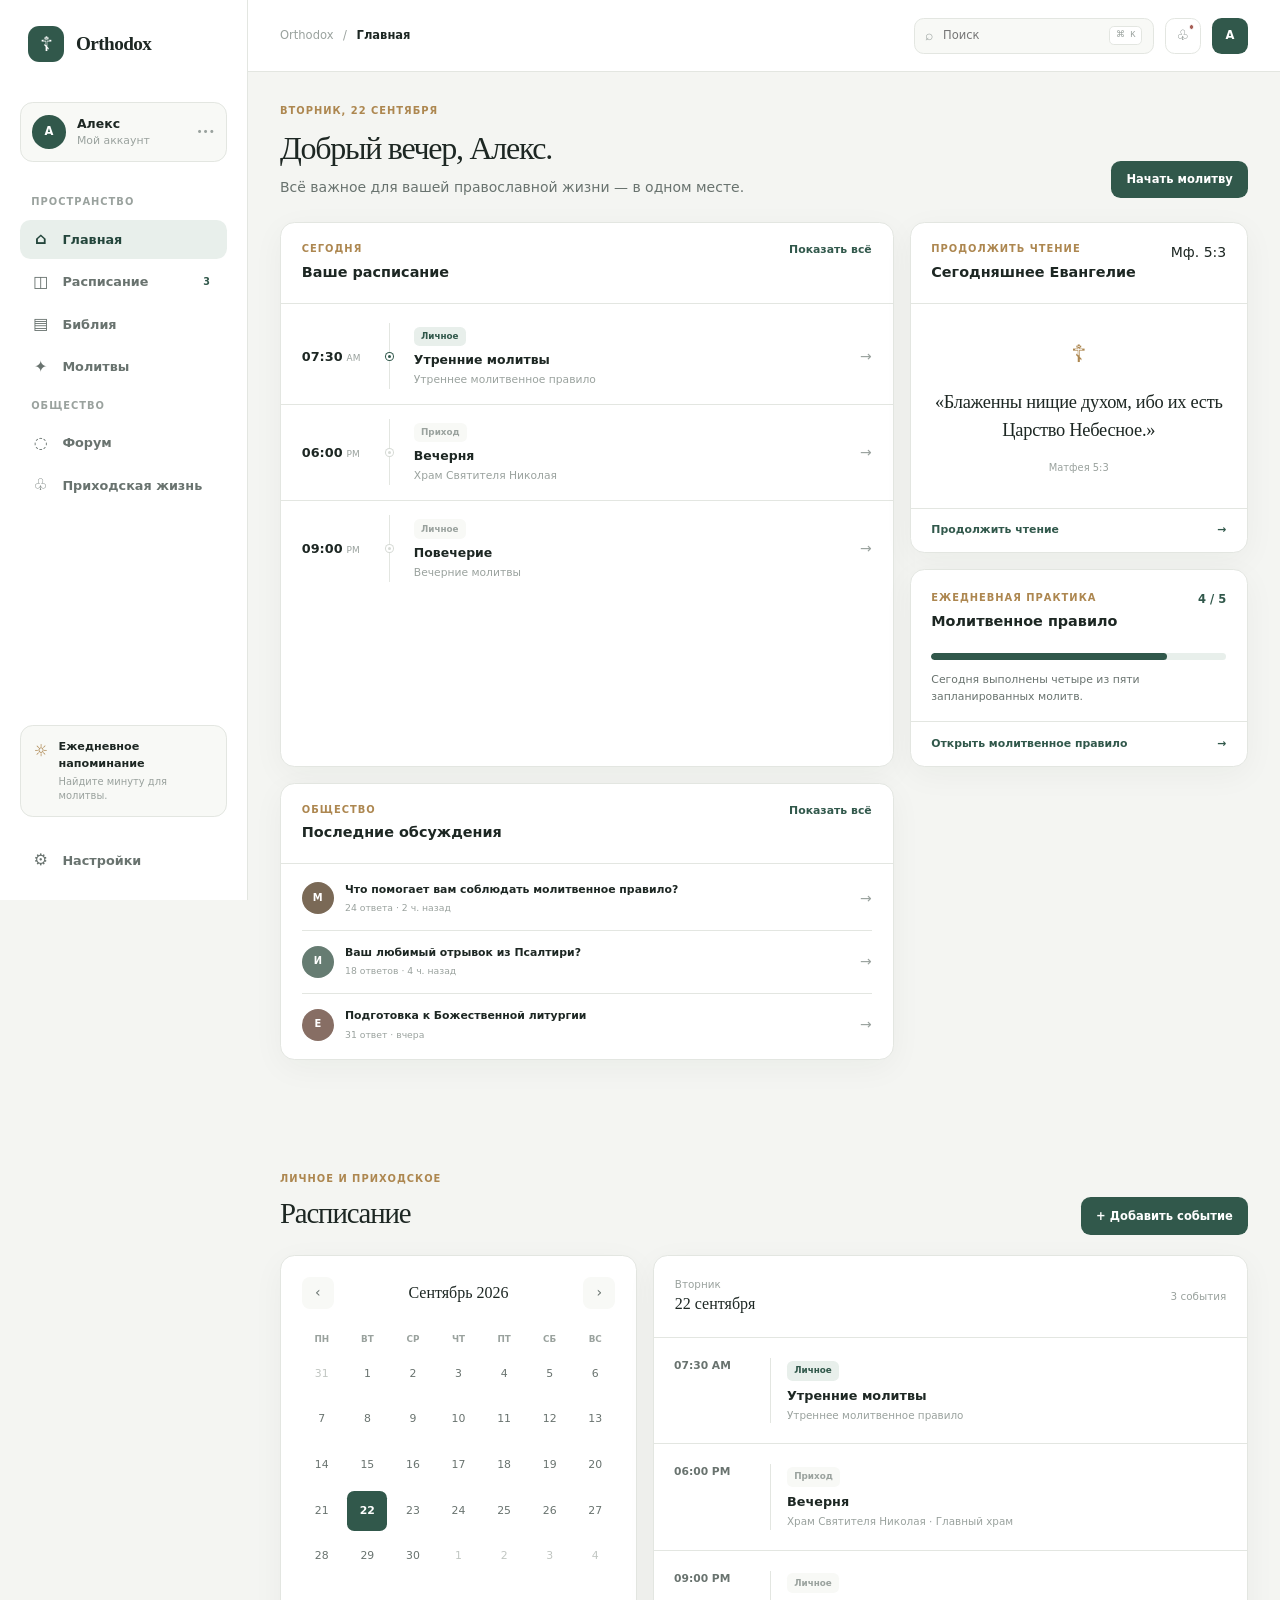
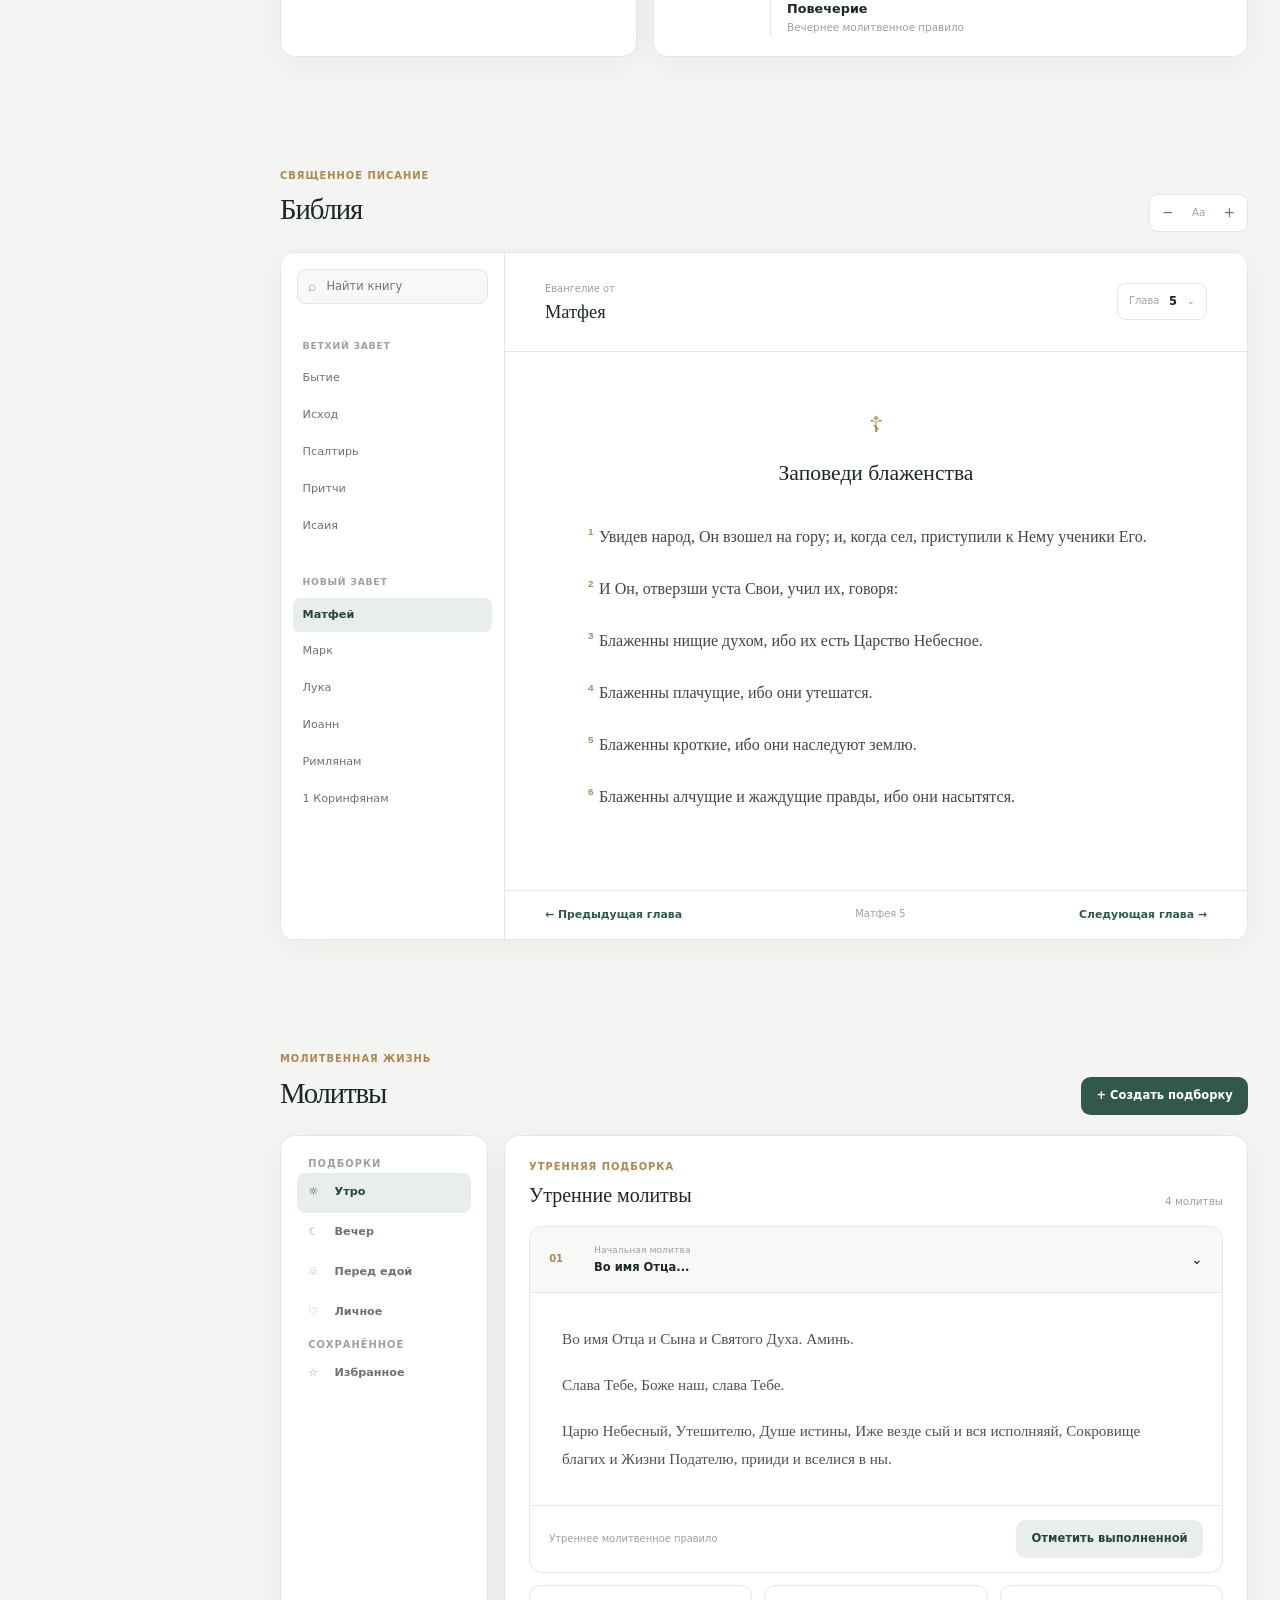
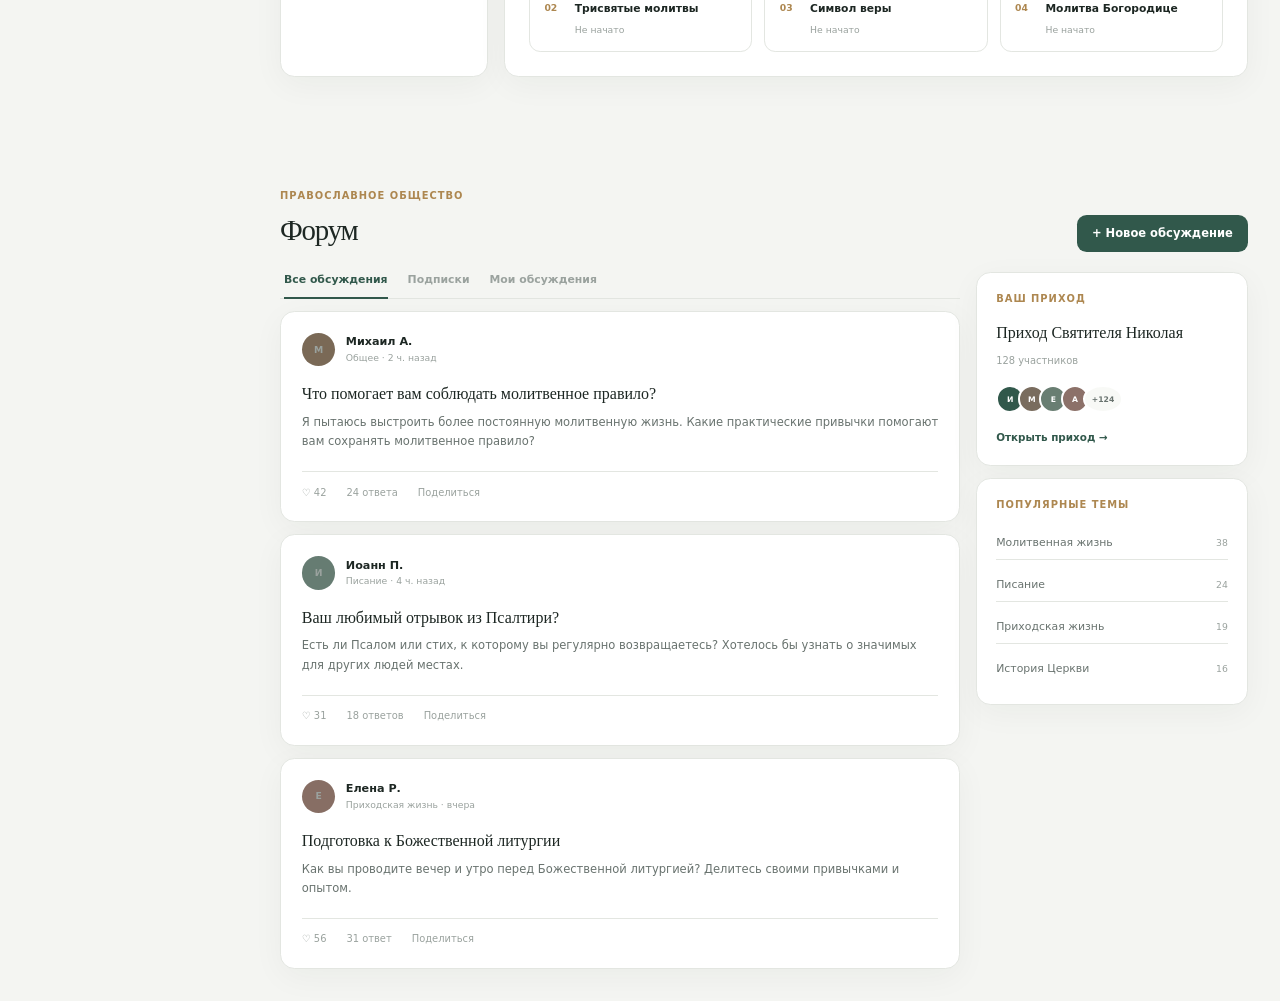
<file: RU/index.html>
<!DOCTYPE html>
<html lang="ru">
<head>
  <meta charset="UTF-8">
  <meta name="viewport" content="width=device-width, initial-scale=1.0">
  <title>Orthodox — Вера, молитва и общение</title>
  <link rel="stylesheet" href="../style.css">
</head>
<body>
  <div class="app-shell">
    <aside class="sidebar">
      <div class="sidebar-top">
        <a class="app-brand" href="#home">
          <span class="brand-symbol">☦</span>
          <span class="brand-name">Orthodox</span>
        </a>

        <div class="profile">
          <div class="profile-avatar">А</div>
          <div class="profile-info">
            <strong>Алекс</strong>
            <span>Мой аккаунт</span>
          </div>
          <span class="profile-menu">•••</span>
        </div>

        <nav class="app-nav" aria-label="Главная навигация">
          <span class="nav-label">Пространство</span>
          <a class="nav-item active" href="#home"><span class="nav-icon">⌂</span><span>Главная</span></a>
          <a class="nav-item" href="#schedule"><span class="nav-icon">◫</span><span>Расписание</span><span class="nav-count">3</span></a>
          <a class="nav-item" href="#bible"><span class="nav-icon">▤</span><span>Библия</span></a>
          <a class="nav-item" href="#prayer"><span class="nav-icon">✦</span><span>Молитвы</span></a>

          <span class="nav-label">Общество</span>
          <a class="nav-item" href="#community"><span class="nav-icon">◌</span><span>Форум</span></a>
          <a class="nav-item" href="#community"><span class="nav-icon">♧</span><span>Приходская жизнь</span></a>
        </nav>
      </div>

      <div class="sidebar-bottom">
        <div class="sidebar-card">
          <span class="sidebar-card-icon">☼</span>
          <div>
            <strong>Ежедневное напоминание</strong>
            <span>Найдите минуту для молитвы.</span>
          </div>
        </div>

        <a class="nav-item" href="#settings">
          <span class="nav-icon">⚙</span>
          <span>Настройки</span>
        </a>
      </div>
    </aside>

    <div class="app-main">
      <header class="topbar">
        <div class="breadcrumbs">
          <span>Orthodox</span><span>/</span><strong>Главная</strong>
        </div>

        <div class="topbar-actions">
          <div class="search">
            <span>⌕</span>
            <input type="search" placeholder="Поиск">
            <kbd>⌘ K</kbd>
          </div>
          <button class="icon-button" type="button" onclick="location.hash='error'" onclick="location.hash='error'">♧<span class="notification-dot"></span></button>
          <button class="top-avatar" type="button" onclick="location.hash='error'" onclick="location.hash='error'">А</button>
        </div>
      </header>

      <main class="content">
        <section class="dashboard-view" id="home">
          <div class="page-heading">
            <div>
              <p class="overline">Вторник, 22 сентября</p>
              <h1>Добрый вечер, Алекс.</h1>
              <p class="heading-description">Всё важное для вашей православной жизни — в одном месте.</p>
            </div>
            <a class="button button-dark" href="#prayer">Начать молитву</a>
          </div>

          <div class="dashboard-grid">
            <section class="today-card">
              <div class="card-heading">
                <div><span class="card-kicker">Сегодня</span><h2>Ваше расписание</h2></div>
                <a href="#schedule">Показать всё</a>
              </div>

              <div class="schedule-list">
                <article class="schedule-row current">
                  <div class="schedule-time"><strong>07:30</strong><span>AM</span></div>
                  <div class="schedule-marker"><span></span></div>
                  <div class="schedule-details"><span class="tag tag-green">Личное</span><h3>Утренние молитвы</h3><p>Утреннее молитвенное правило</p></div>
                  <span class="row-arrow">→</span>
                </article>

                <article class="schedule-row">
                  <div class="schedule-time"><strong>06:00</strong><span>PM</span></div>
                  <div class="schedule-marker"><span></span></div>
                  <div class="schedule-details"><span class="tag">Приход</span><h3>Вечерня</h3><p>Храм Святителя Николая</p></div>
                  <span class="row-arrow">→</span>
                </article>

                <article class="schedule-row">
                  <div class="schedule-time"><strong>09:00</strong><span>PM</span></div>
                  <div class="schedule-marker"><span></span></div>
                  <div class="schedule-details"><span class="tag">Личное</span><h3>Повечерие</h3><p>Вечерние молитвы</p></div>
                  <span class="row-arrow">→</span>
                </article>
              </div>
            </section>

            <section class="scripture-card">
              <div class="card-heading">
                <div><span class="card-kicker">Продолжить чтение</span><h2>Сегодняшнее Евангелие</h2></div>
                <span class="scripture-reference">Мф. 5:3</span>
              </div>

              <div class="scripture-content">
                <span class="large-cross">☦</span>
                <blockquote>«Блаженны нищие духом, ибо их есть Царство Небесное.»</blockquote>
                <span class="scripture-source">Матфея 5:3</span>
              </div>

              <a class="card-action" href="#bible">Продолжить чтение <span>→</span></a>
            </section>

            <section class="progress-card">
              <div class="progress-header">
                <div><span class="card-kicker">Ежедневная практика</span><h2>Молитвенное правило</h2></div>
                <span class="progress-value">4 / 5</span>
              </div>

              <div class="progress-bar"><span></span></div>
              <p>Сегодня выполнены четыре из пяти запланированных молитв.</p>
              <a class="card-action" href="#prayer">Открыть молитвенное правило <span>→</span></a>
            </section>

            <section class="community-preview">
              <div class="card-heading">
                <div><span class="card-kicker">Общество</span><h2>Последние обсуждения</h2></div>
                <a href="#community">Показать всё</a>
              </div>

              <div class="discussion-list">
                <a class="discussion-row" href="#community">
                  <span class="discussion-avatar avatar-one">М</span>
                  <span class="discussion-content"><strong>Что помогает вам соблюдать молитвенное правило?</strong><small>24 ответа · 2 ч. назад</small></span>
                  <span>→</span>
                </a>

                <a class="discussion-row" href="#community">
                  <span class="discussion-avatar avatar-two">И</span>
                  <span class="discussion-content"><strong>Ваш любимый отрывок из Псалтири?</strong><small>18 ответов · 4 ч. назад</small></span>
                  <span>→</span>
                </a>

                <a class="discussion-row" href="#community">
                  <span class="discussion-avatar avatar-three">Е</span>
                  <span class="discussion-content"><strong>Подготовка к Божественной литургии</strong><small>31 ответ · вчера</small></span>
                  <span>→</span>
                </a>
              </div>
            </section>
          </div>
        </section>

        <section class="app-section" id="schedule">
          <div class="section-toolbar">
            <div><p class="overline">Личное и приходское</p><h2>Расписание</h2></div>
            <button class="button button-dark" type="button" onclick="location.hash='error'">+ Добавить событие</button>
          </div>

          <div class="schedule-app-grid">
            <div class="month-card">
              <div class="month-header"><button type="button" onclick="location.hash='error'">‹</button><strong>Сентябрь 2026</strong><button type="button" onclick="location.hash='error'">›</button></div>

              <div class="weekdays">
                <span>ПН</span><span>ВТ</span><span>СР</span><span>ЧТ</span><span>ПТ</span><span>СБ</span><span>ВС</span>
              </div>

              <div class="month-days">
                <span class="muted-day">31</span><span>1</span><span>2</span><span>3</span><span>4</span><span>5</span><span>6</span>
                <span>7</span><span>8</span><span>9</span><span>10</span><span>11</span><span>12</span><span>13</span>
                <span>14</span><span>15</span><span>16</span><span>17</span><span>18</span><span>19</span><span>20</span>
                <span>21</span><span class="selected-day">22</span><span>23</span><span>24</span><span>25</span><span>26</span>
                <span>27</span><span>28</span><span>29</span><span>30</span><span class="muted-day">1</span><span class="muted-day">2</span><span class="muted-day">3</span><span class="muted-day">4</span>
              </div>
            </div>

            <div class="day-agenda">
              <div class="agenda-header">
                <div><span>Вторник</span><strong>22 сентября</strong></div><span>3 события</span>
              </div>

              <article class="agenda-item">
                <time>07:30 AM</time><div class="agenda-line"></div>
                <div><span class="tag tag-green">Личное</span><h3>Утренние молитвы</h3><p>Утреннее молитвенное правило</p></div>
              </article>

              <article class="agenda-item">
                <time>06:00 PM</time><div class="agenda-line"></div>
                <div><span class="tag">Приход</span><h3>Вечерня</h3><p>Храм Святителя Николая · Главный храм</p></div>
              </article>

              <article class="agenda-item">
                <time>09:00 PM</time><div class="agenda-line"></div>
                <div><span class="tag">Личное</span><h3>Повечерие</h3><p>Вечернее молитвенное правило</p></div>
              </article>
            </div>
          </div>
        </section>

        <section class="app-section" id="bible">
          <div class="section-toolbar">
            <div><p class="overline">Священное Писание</p><h2>Библия</h2></div>
            <div class="reader-controls"><button type="button" onclick="location.hash='error'">−</button><span>Aa</span><button type="button" onclick="location.hash='error'">+</button></div>
          </div>

          <div class="bible-app">
            <aside class="book-sidebar">
              <div class="bible-search"><span>⌕</span><input type="search" placeholder="Найти книгу"></div>

              <div class="book-section">
                <span>Ветхий Завет</span>
                <a href="#bible">Бытие</a>
                <a href="#bible">Исход</a>
                <a href="#bible">Псалтирь</a>
                <a href="#bible">Притчи</a>
                <a href="#bible">Исаия</a>
              </div>

              <div class="book-section">
                <span>Новый Завет</span>
                <a href="#bible" class="book-active">Матфей</a>
                <a href="#bible">Марк</a>
                <a href="#bible">Лука</a>
                <a href="#bible">Иоанн</a>
                <a href="#bible">Римлянам</a>
                <a href="#bible">1 Коринфянам</a>
              </div>
            </aside>

            <article class="reader">
              <div class="reader-heading">
                <div><span>Евангелие от</span><h3>Матфея</h3></div>
                <div class="chapter-select"><span>Глава</span><strong>5</strong><span>⌄</span></div>
              </div>

              <div class="reader-body">
                <span class="reader-cross">☦</span>
                <h4>Заповеди блаженства</h4>
                <p><sup>1</sup>Увидев народ, Он взошел на гору; и, когда сел, приступили к Нему ученики Его.</p>
                <p><sup>2</sup>И Он, отверзши уста Свои, учил их, говоря:</p>
                <p><sup>3</sup>Блаженны нищие духом, ибо их есть Царство Небесное.</p>
                <p><sup>4</sup>Блаженны плачущие, ибо они утешатся.</p>
                <p><sup>5</sup>Блаженны кроткие, ибо они наследуют землю.</p>
                <p><sup>6</sup>Блаженны алчущие и жаждущие правды, ибо они насытятся.</p>
              </div>

              <div class="reader-footer"><a href="#bible">← Предыдущая глава</a><span>Матфея 5</span><a href="#bible">Следующая глава →</a></div>
            </article>
          </div>
        </section>

        <section class="app-section" id="prayer">
          <div class="section-toolbar">
            <div><p class="overline">Молитвенная жизнь</p><h2>Молитвы</h2></div>
            <button class="button button-dark" type="button">+ Создать подборку</button>
          </div>

          <div class="prayer-app">
            <aside class="prayer-sidebar">
              <span class="sidebar-title">Подборки</span>
              <a class="prayer-nav active" href="#prayer"><span>☼</span>Утро</a>
              <a class="prayer-nav" href="#prayer"><span>☾</span>Вечер</a>
              <a class="prayer-nav" href="#prayer"><span>♧</span>Перед едой</a>
              <a class="prayer-nav" href="#prayer"><span>♡</span>Личное</a>
              <span class="sidebar-title saved-title">Сохранённое</span>
              <a class="prayer-nav" href="#prayer"><span>☆</span>Избранное</a>
            </aside>

            <div class="prayer-content">
              <div class="prayer-heading">
                <div><span class="card-kicker">Утренняя подборка</span><h3>Утренние молитвы</h3></div>
                <span class="prayer-count">4 молитвы</span>
              </div>

              <article class="prayer-main-card">
                <div class="prayer-card-heading">
                  <span>01</span><div><span>Начальная молитва</span><strong>Во имя Отца...</strong></div><span>⌄</span>
                </div>

                <div class="prayer-reading">
                  <p>Во имя Отца и Сына и Святого Духа. Аминь.</p>
                  <p>Слава Тебе, Боже наш, слава Тебе.</p>
                  <p>Царю Небесный, Утешителю, Душе истины, Иже везде сый и вся исполняяй, Сокровище благих и Жизни Подателю, прииди и вселися в ны.</p>
                </div>

                <div class="prayer-footer"><span>Утреннее молитвенное правило</span><button type="button" class="button button-light">Отметить выполненной</button></div>
              </article>

              <div class="prayer-steps">
                <article><span>02</span><strong>Трисвятые молитвы</strong><small>Не начато</small></article>
                <article><span>03</span><strong>Символ веры</strong><small>Не начато</small></article>
                <article><span>04</span><strong>Молитва Богородице</strong><small>Не начато</small></article>
              </div>
            </div>
          </div>
        </section>

        <section class="app-section" id="community">
          <div class="section-toolbar">
            <div><p class="overline">Православное общество</p><h2>Форум</h2></div>
            <button class="button button-dark" type="button">+ Новое обсуждение</button>
          </div>

          <div class="forum-layout">
            <div class="forum-main">
              <div class="forum-tabs">
                <a class="active" href="#community">Все обсуждения</a>
                <a href="#community">Подписки</a>
                <a href="#community">Мои обсуждения</a>
              </div>

              <article class="forum-post">
                <div class="post-author"><span class="post-avatar avatar-one">М</span><div><strong>Михаил А.</strong><span>Общее · 2 ч. назад</span></div></div>
                <h3>Что помогает вам соблюдать молитвенное правило?</h3>
                <p>Я пытаюсь выстроить более постоянную молитвенную жизнь. Какие практические привычки помогают вам сохранять молитвенное правило?</p>
                <div class="post-footer"><span>♡ 42</span><span>24 ответа</span><span>Поделиться</span></div>
              </article>

              <article class="forum-post">
                <div class="post-author"><span class="post-avatar avatar-two">И</span><div><strong>Иоанн П.</strong><span>Писание · 4 ч. назад</span></div></div>
                <h3>Ваш любимый отрывок из Псалтири?</h3>
                <p>Есть ли Псалом или стих, к которому вы регулярно возвращаетесь? Хотелось бы узнать о значимых для других людей местах.</p>
                <div class="post-footer"><span>♡ 31</span><span>18 ответов</span><span>Поделиться</span></div>
              </article>

              <article class="forum-post">
                <div class="post-author"><span class="post-avatar avatar-three">Е</span><div><strong>Елена Р.</strong><span>Приходская жизнь · вчера</span></div></div>
                <h3>Подготовка к Божественной литургии</h3>
                <p>Как вы проводите вечер и утро перед Божественной литургией? Делитесь своими привычками и опытом.</p>
                <div class="post-footer"><span>♡ 56</span><span>31 ответ</span><span>Поделиться</span></div>
              </article>
            </div>

            <aside class="forum-sidebar">
              <div class="community-card">
                <span class="card-kicker">Ваш приход</span>
                <strong>Приход Святителя Николая</strong>
                <span>128 участников</span>
                <div class="member-stack"><span>И</span><span>М</span><span>Е</span><span>А</span><span>+124</span></div>
                <a href="#community">Открыть приход →</a>
              </div>

              <div class="topics-card">
                <span class="card-kicker">Популярные темы</span>
                <a href="#community">Молитвенная жизнь <span>38</span></a>
                <a href="#community">Писание <span>24</span></a>
                <a href="#community">Приходская жизнь <span>19</span></a>
                <a href="#community">История Церкви <span>16</span></a>
              </div>
            </aside>
          </div>
        </section>
      </main>
    </div>
  </div>
<div id="error" class="error-screen">
    <a href="#" class="error-close">×</a>
    <span class="error-code">500</span>
    <h1>Что-то пошло не так.</h1>
    <p>Something went wrong.</p>
</div>
</body>
</html>
</file>
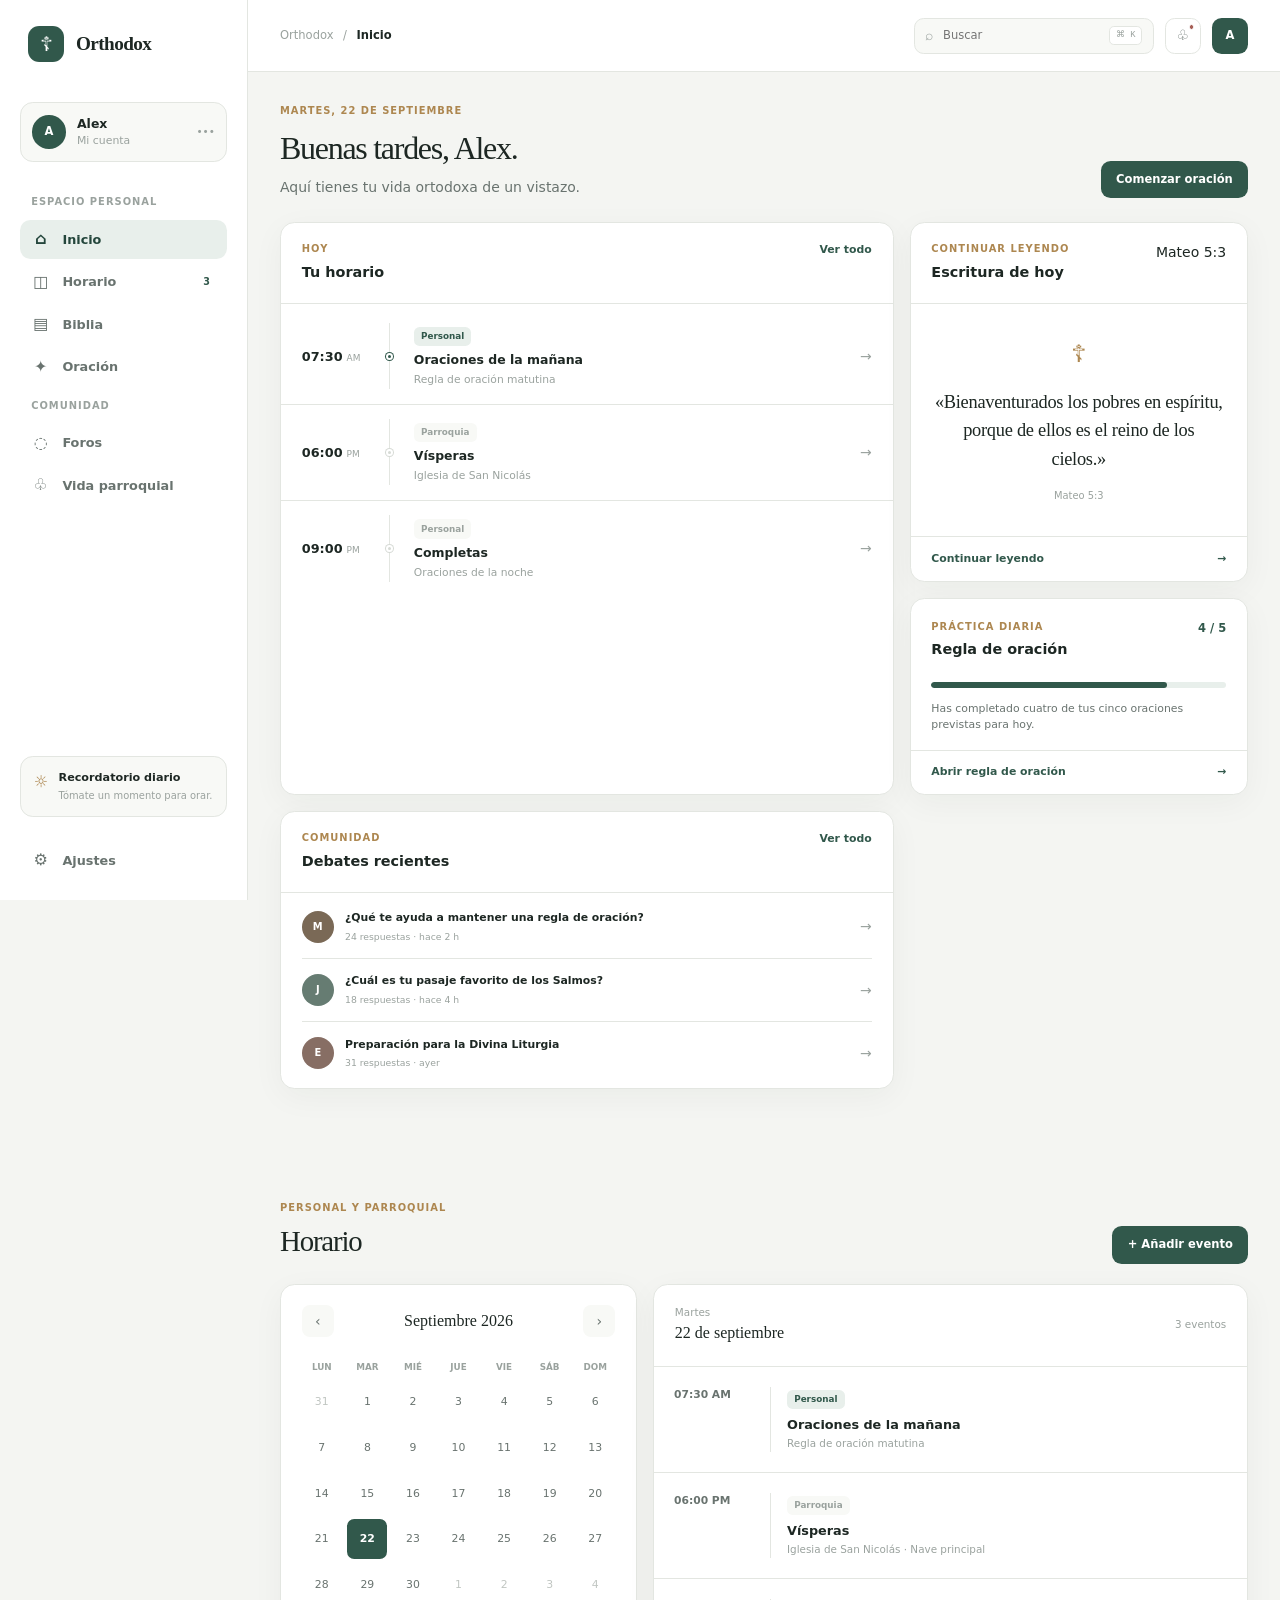
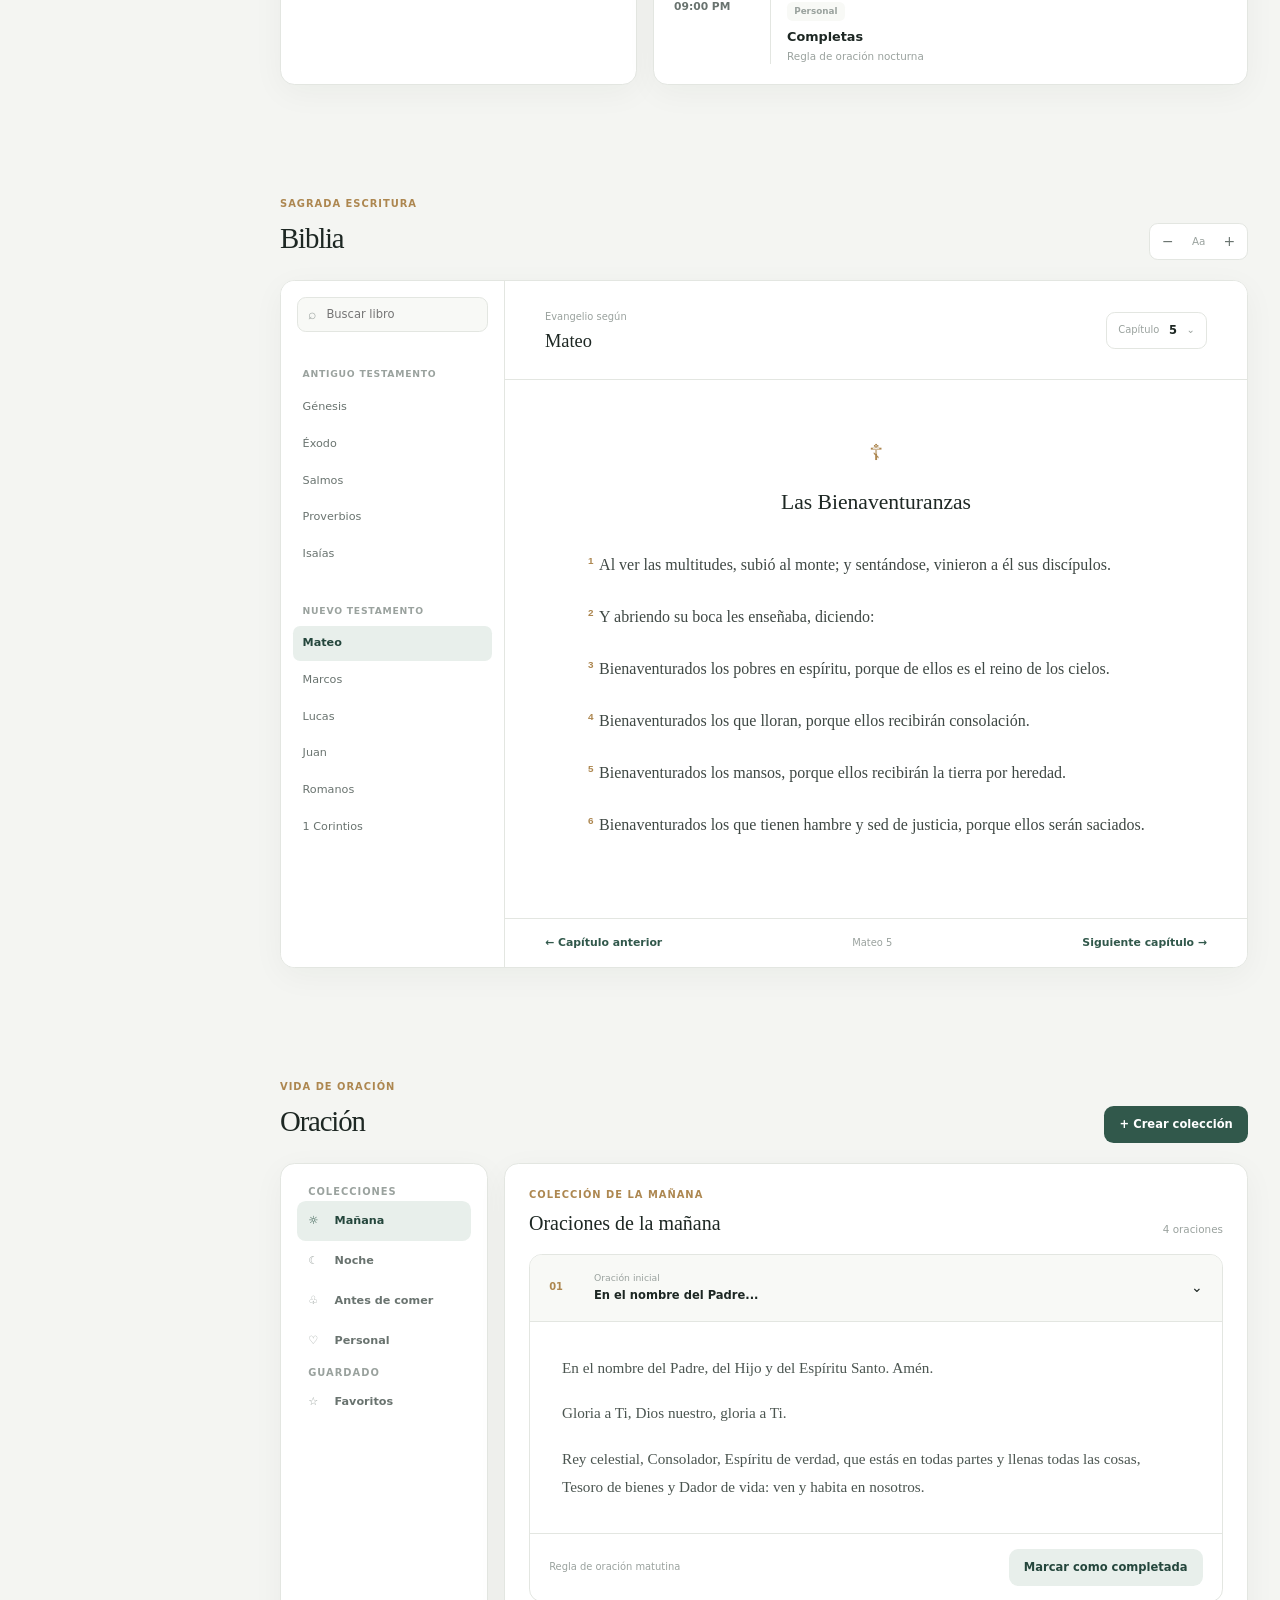
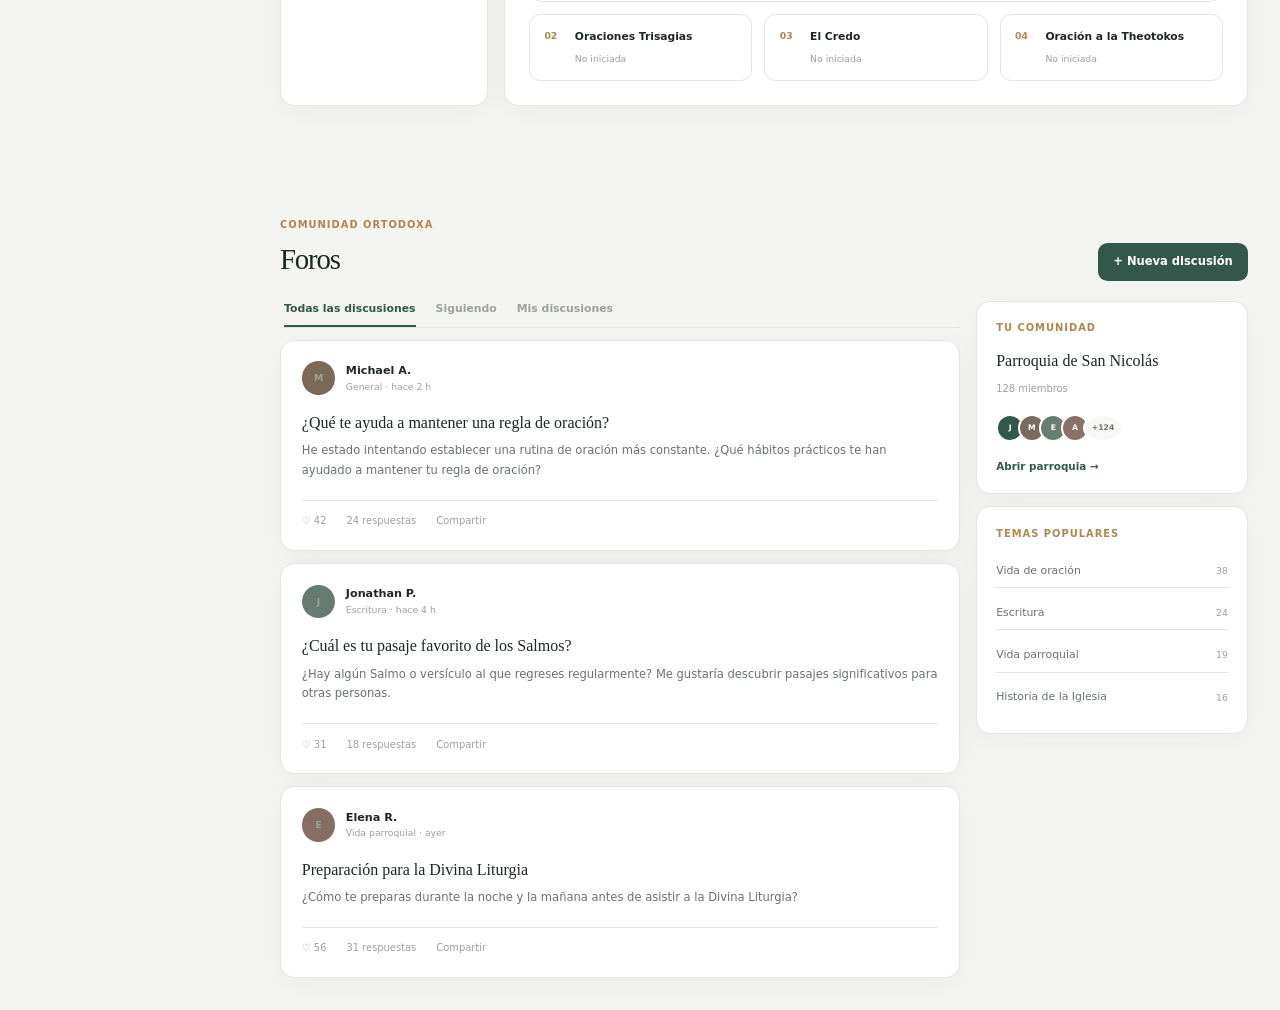
<file: SP/index.html>
<!DOCTYPE html>
<html lang="es">
<head>
  <meta charset="UTF-8">
  <meta name="viewport" content="width=device-width, initial-scale=1.0">
  <title>Orthodox — Fe, oración y comunidad</title>
  <link rel="stylesheet" href="../style.css">
</head>
<body>
  <div class="app-shell">
    <aside class="sidebar">
      <div class="sidebar-top">
        <a class="app-brand" href="#inicio">
          <span class="brand-symbol">☦</span>
          <span class="brand-name">Orthodox</span>
        </a>

        <div class="profile">
          <div class="profile-avatar">A</div>
          <div class="profile-info">
            <strong>Alex</strong>
            <span>Mi cuenta</span>
          </div>
          <span class="profile-menu">•••</span>
        </div>

        <nav class="app-nav" aria-label="Navegación principal">
          <span class="nav-label">Espacio personal</span>
          <a class="nav-item active" href="#inicio"><span class="nav-icon">⌂</span><span>Inicio</span></a>
          <a class="nav-item" href="#horario"><span class="nav-icon">◫</span><span>Horario</span><span class="nav-count">3</span></a>
          <a class="nav-item" href="#biblia"><span class="nav-icon">▤</span><span>Biblia</span></a>
          <a class="nav-item" href="#oracion"><span class="nav-icon">✦</span><span>Oración</span></a>

          <span class="nav-label">Comunidad</span>
          <a class="nav-item" href="#foros"><span class="nav-icon">◌</span><span>Foros</span></a>
          <a class="nav-item" href="#foros"><span class="nav-icon">♧</span><span>Vida parroquial</span></a>
        </nav>
      </div>

      <div class="sidebar-bottom">
        <div class="sidebar-card">
          <span class="sidebar-card-icon">☼</span>
          <div>
            <strong>Recordatorio diario</strong>
            <span>Tómate un momento para orar.</span>
          </div>
        </div>

        <a class="nav-item" href="#ajustes">
          <span class="nav-icon">⚙</span>
          <span>Ajustes</span>
        </a>
      </div>
    </aside>

    <div class="app-main">
      <header class="topbar">
        <div class="breadcrumbs">
          <span>Orthodox</span>
          <span>/</span>
          <strong>Inicio</strong>
        </div>

        <div class="topbar-actions">
          <div class="search">
            <span>⌕</span>
            <input type="search" placeholder="Buscar">
            <kbd>⌘ K</kbd>
          </div>
          <button class="icon-button" type="button" onclick="location.hash='error'" onclick="location.hash='error'">♧<span class="notification-dot"></span></button>
          <button class="top-avatar" type="button" onclick="location.hash='error'" onclick="location.hash='error'">A</button>
        </div>
      </header>

      <main class="content">
        <section class="dashboard-view" id="inicio">
          <div class="page-heading">
            <div>
              <p class="overline">Martes, 22 de septiembre</p>
              <h1>Buenas tardes, Alex.</h1>
              <p class="heading-description">Aquí tienes tu vida ortodoxa de un vistazo.</p>
            </div>
            <a class="button button-dark" href="#oracion">Comenzar oración</a>
          </div>

          <div class="dashboard-grid">
            <section class="today-card">
              <div class="card-heading">
                <div>
                  <span class="card-kicker">Hoy</span>
                  <h2>Tu horario</h2>
                </div>
                <a href="#horario">Ver todo</a>
              </div>

              <div class="schedule-list">
                <article class="schedule-row current">
                  <div class="schedule-time"><strong>07:30</strong><span>AM</span></div>
                  <div class="schedule-marker"><span></span></div>
                  <div class="schedule-details">
                    <span class="tag tag-green">Personal</span>
                    <h3>Oraciones de la mañana</h3>
                    <p>Regla de oración matutina</p>
                  </div>
                  <span class="row-arrow">→</span>
                </article>

                <article class="schedule-row">
                  <div class="schedule-time"><strong>06:00</strong><span>PM</span></div>
                  <div class="schedule-marker"><span></span></div>
                  <div class="schedule-details">
                    <span class="tag">Parroquia</span>
                    <h3>Vísperas</h3>
                    <p>Iglesia de San Nicolás</p>
                  </div>
                  <span class="row-arrow">→</span>
                </article>

                <article class="schedule-row">
                  <div class="schedule-time"><strong>09:00</strong><span>PM</span></div>
                  <div class="schedule-marker"><span></span></div>
                  <div class="schedule-details">
                    <span class="tag">Personal</span>
                    <h3>Completas</h3>
                    <p>Oraciones de la noche</p>
                  </div>
                  <span class="row-arrow">→</span>
                </article>
              </div>
            </section>

            <section class="scripture-card">
              <div class="card-heading">
                <div>
                  <span class="card-kicker">Continuar leyendo</span>
                  <h2>Escritura de hoy</h2>
                </div>
                <span class="scripture-reference">Mateo 5:3</span>
              </div>

              <div class="scripture-content">
                <span class="large-cross">☦</span>
                <blockquote>
                  «Bienaventurados los pobres en espíritu, porque de ellos es el reino de los cielos.»
                </blockquote>
                <span class="scripture-source">Mateo 5:3</span>
              </div>

              <a class="card-action" href="#biblia">Continuar leyendo <span>→</span></a>
            </section>

            <section class="progress-card">
              <div class="progress-header">
                <div>
                  <span class="card-kicker">Práctica diaria</span>
                  <h2>Regla de oración</h2>
                </div>
                <span class="progress-value">4 / 5</span>
              </div>

              <div class="progress-bar"><span></span></div>

              <p>Has completado cuatro de tus cinco oraciones previstas para hoy.</p>

              <a class="card-action" href="#oracion">Abrir regla de oración <span>→</span></a>
            </section>

            <section class="community-preview">
              <div class="card-heading">
                <div>
                  <span class="card-kicker">Comunidad</span>
                  <h2>Debates recientes</h2>
                </div>
                <a href="#foros">Ver todo</a>
              </div>

              <div class="discussion-list">
                <a class="discussion-row" href="#foros">
                  <span class="discussion-avatar avatar-one">M</span>
                  <span class="discussion-content">
                    <strong>¿Qué te ayuda a mantener una regla de oración?</strong>
                    <small>24 respuestas · hace 2 h</small>
                  </span>
                  <span>→</span>
                </a>

                <a class="discussion-row" href="#foros">
                  <span class="discussion-avatar avatar-two">J</span>
                  <span class="discussion-content">
                    <strong>¿Cuál es tu pasaje favorito de los Salmos?</strong>
                    <small>18 respuestas · hace 4 h</small>
                  </span>
                  <span>→</span>
                </a>

                <a class="discussion-row" href="#foros">
                  <span class="discussion-avatar avatar-three">E</span>
                  <span class="discussion-content">
                    <strong>Preparación para la Divina Liturgia</strong>
                    <small>31 respuestas · ayer</small>
                  </span>
                  <span>→</span>
                </a>
              </div>
            </section>
          </div>
        </section>

        <section class="app-section" id="horario">
          <div class="section-toolbar">
            <div>
              <p class="overline">Personal y parroquial</p>
              <h2>Horario</h2>
            </div>
            <button class="button button-dark" type="button">+ Añadir evento</button>
          </div>

          <div class="schedule-app-grid">
            <div class="month-card">
              <div class="month-header">
                <button type="button" onclick="location.hash='error'">‹</button>
                <strong>Septiembre 2026</strong>
                <button type="button" onclick="location.hash='error'">›</button>
              </div>

              <div class="weekdays">
                <span>LUN</span><span>MAR</span><span>MIÉ</span><span>JUE</span><span>VIE</span><span>SÁB</span><span>DOM</span>
              </div>

              <div class="month-days">
                <span class="muted-day">31</span><span>1</span><span>2</span><span>3</span><span>4</span><span>5</span><span>6</span>
                <span>7</span><span>8</span><span>9</span><span>10</span><span>11</span><span>12</span><span>13</span>
                <span>14</span><span>15</span><span>16</span><span>17</span><span>18</span><span>19</span><span>20</span>
                <span>21</span><span class="selected-day">22</span><span>23</span><span>24</span><span>25</span><span>26</span>
                <span>27</span><span>28</span><span>29</span><span>30</span><span class="muted-day">1</span><span class="muted-day">2</span><span class="muted-day">3</span><span class="muted-day">4</span>
              </div>
            </div>

            <div class="day-agenda">
              <div class="agenda-header">
                <div><span>Martes</span><strong>22 de septiembre</strong></div>
                <span>3 eventos</span>
              </div>

              <article class="agenda-item">
                <time>07:30 AM</time>
                <div class="agenda-line"></div>
                <div><span class="tag tag-green">Personal</span><h3>Oraciones de la mañana</h3><p>Regla de oración matutina</p></div>
              </article>

              <article class="agenda-item">
                <time>06:00 PM</time>
                <div class="agenda-line"></div>
                <div><span class="tag">Parroquia</span><h3>Vísperas</h3><p>Iglesia de San Nicolás · Nave principal</p></div>
              </article>

              <article class="agenda-item">
                <time>09:00 PM</time>
                <div class="agenda-line"></div>
                <div><span class="tag">Personal</span><h3>Completas</h3><p>Regla de oración nocturna</p></div>
              </article>
            </div>
          </div>
        </section>

        <section class="app-section" id="biblia">
          <div class="section-toolbar">
            <div>
              <p class="overline">Sagrada Escritura</p>
              <h2>Biblia</h2>
            </div>

            <div class="reader-controls">
              <button type="button" onclick="location.hash='error'">−</button><span>Aa</span><button type="button" onclick="location.hash='error'">+</button>
            </div>
          </div>

          <div class="bible-app">
            <aside class="book-sidebar">
              <div class="bible-search">
                <span>⌕</span>
                <input type="search" placeholder="Buscar libro">
              </div>

              <div class="book-section">
                <span>Antiguo Testamento</span>
                <a href="#biblia">Génesis</a>
                <a href="#biblia">Éxodo</a>
                <a href="#biblia">Salmos</a>
                <a href="#biblia">Proverbios</a>
                <a href="#biblia">Isaías</a>
              </div>

              <div class="book-section">
                <span>Nuevo Testamento</span>
                <a href="#biblia" class="book-active">Mateo</a>
                <a href="#biblia">Marcos</a>
                <a href="#biblia">Lucas</a>
                <a href="#biblia">Juan</a>
                <a href="#biblia">Romanos</a>
                <a href="#biblia">1 Corintios</a>
              </div>
            </aside>

            <article class="reader">
              <div class="reader-heading">
                <div><span>Evangelio según</span><h3>Mateo</h3></div>
                <div class="chapter-select"><span>Capítulo</span><strong>5</strong><span>⌄</span></div>
              </div>

              <div class="reader-body">
                <span class="reader-cross">☦</span>
                <h4>Las Bienaventuranzas</h4>

                <p><sup>1</sup>Al ver las multitudes, subió al monte; y sentándose, vinieron a él sus discípulos.</p>
                <p><sup>2</sup>Y abriendo su boca les enseñaba, diciendo:</p>
                <p><sup>3</sup>Bienaventurados los pobres en espíritu, porque de ellos es el reino de los cielos.</p>
                <p><sup>4</sup>Bienaventurados los que lloran, porque ellos recibirán consolación.</p>
                <p><sup>5</sup>Bienaventurados los mansos, porque ellos recibirán la tierra por heredad.</p>
                <p><sup>6</sup>Bienaventurados los que tienen hambre y sed de justicia, porque ellos serán saciados.</p>
              </div>

              <div class="reader-footer">
                <a href="#biblia">← Capítulo anterior</a>
                <span>Mateo 5</span>
                <a href="#biblia">Siguiente capítulo →</a>
              </div>
            </article>
          </div>
        </section>

        <section class="app-section" id="oracion">
          <div class="section-toolbar">
            <div><p class="overline">Vida de oración</p><h2>Oración</h2></div>
            <button class="button button-dark" type="button">+ Crear colección</button>
          </div>

          <div class="prayer-app">
            <aside class="prayer-sidebar">
              <span class="sidebar-title">Colecciones</span>
              <a class="prayer-nav active" href="#oracion"><span>☼</span>Mañana</a>
              <a class="prayer-nav" href="#oracion"><span>☾</span>Noche</a>
              <a class="prayer-nav" href="#oracion"><span>♧</span>Antes de comer</a>
              <a class="prayer-nav" href="#oracion"><span>♡</span>Personal</a>
              <span class="sidebar-title saved-title">Guardado</span>
              <a class="prayer-nav" href="#oracion"><span>☆</span>Favoritos</a>
            </aside>

            <div class="prayer-content">
              <div class="prayer-heading">
                <div><span class="card-kicker">Colección de la mañana</span><h3>Oraciones de la mañana</h3></div>
                <span class="prayer-count">4 oraciones</span>
              </div>

              <article class="prayer-main-card">
                <div class="prayer-card-heading">
                  <span>01</span>
                  <div><span>Oración inicial</span><strong>En el nombre del Padre...</strong></div>
                  <span>⌄</span>
                </div>

                <div class="prayer-reading">
                  <p>En el nombre del Padre, del Hijo y del Espíritu Santo. Amén.</p>
                  <p>Gloria a Ti, Dios nuestro, gloria a Ti.</p>
                  <p>Rey celestial, Consolador, Espíritu de verdad, que estás en todas partes y llenas todas las cosas, Tesoro de bienes y Dador de vida: ven y habita en nosotros.</p>
                </div>

                <div class="prayer-footer">
                  <span>Regla de oración matutina</span>
                  <button type="button" class="button button-light">Marcar como completada</button>
                </div>
              </article>

              <div class="prayer-steps">
                <article><span>02</span><strong>Oraciones Trisagias</strong><small>No iniciada</small></article>
                <article><span>03</span><strong>El Credo</strong><small>No iniciada</small></article>
                <article><span>04</span><strong>Oración a la Theotokos</strong><small>No iniciada</small></article>
              </div>
            </div>
          </div>
        </section>

        <section class="app-section" id="foros">
          <div class="section-toolbar">
            <div><p class="overline">Comunidad ortodoxa</p><h2>Foros</h2></div>
            <button class="button button-dark" type="button">+ Nueva discusión</button>
          </div>

          <div class="forum-layout">
            <div class="forum-main">
              <div class="forum-tabs">
                <a class="active" href="#foros">Todas las discusiones</a>
                <a href="#foros">Siguiendo</a>
                <a href="#foros">Mis discusiones</a>
              </div>

              <article class="forum-post">
                <div class="post-author"><span class="post-avatar avatar-one">M</span><div><strong>Michael A.</strong><span>General · hace 2 h</span></div></div>
                <h3>¿Qué te ayuda a mantener una regla de oración?</h3>
                <p>He estado intentando establecer una rutina de oración más constante. ¿Qué hábitos prácticos te han ayudado a mantener tu regla de oración?</p>
                <div class="post-footer"><span>♡ 42</span><span>24 respuestas</span><span>Compartir</span></div>
              </article>

              <article class="forum-post">
                <div class="post-author"><span class="post-avatar avatar-two">J</span><div><strong>Jonathan P.</strong><span>Escritura · hace 4 h</span></div></div>
                <h3>¿Cuál es tu pasaje favorito de los Salmos?</h3>
                <p>¿Hay algún Salmo o versículo al que regreses regularmente? Me gustaría descubrir pasajes significativos para otras personas.</p>
                <div class="post-footer"><span>♡ 31</span><span>18 respuestas</span><span>Compartir</span></div>
              </article>

              <article class="forum-post">
                <div class="post-author"><span class="post-avatar avatar-three">E</span><div><strong>Elena R.</strong><span>Vida parroquial · ayer</span></div></div>
                <h3>Preparación para la Divina Liturgia</h3>
                <p>¿Cómo te preparas durante la noche y la mañana antes de asistir a la Divina Liturgia?</p>
                <div class="post-footer"><span>♡ 56</span><span>31 respuestas</span><span>Compartir</span></div>
              </article>
            </div>

            <aside class="forum-sidebar">
              <div class="community-card">
                <span class="card-kicker">Tu comunidad</span>
                <strong>Parroquia de San Nicolás</strong>
                <span>128 miembros</span>
                <div class="member-stack"><span>J</span><span>M</span><span>E</span><span>A</span><span>+124</span></div>
                <a href="#foros">Abrir parroquia →</a>
              </div>

              <div class="topics-card">
                <span class="card-kicker">Temas populares</span>
                <a href="#foros">Vida de oración <span>38</span></a>
                <a href="#foros">Escritura <span>24</span></a>
                <a href="#foros">Vida parroquial <span>19</span></a>
                <a href="#foros">Historia de la Iglesia <span>16</span></a>
              </div>
            </aside>
          </div>
        </section>
      </main>
    </div>
  </div>
<div id="error" class="error-screen">
    <a href="#" class="error-close">×</a>
    <span class="error-code">500</span>
    <h1>Algo salió mal.</h1>
    <p>Something went wrong.</p>
</div>
</body>
</html>
</file>
<file: style.css>
:root {
  --background: #f4f5f2;
  --surface: #ffffff;
  --surface-soft: #f8f9f6;
  --surface-dark: #202a26;
  --border: #e3e6e1;
  --border-dark: #d6dad5;
  --text: #1d2723;
  --text-soft: #69736f;
  --text-muted: #9aa29e;
  --green: #31584b;
  --green-dark: #24463c;
  --green-light: #e8efeb;
  --gold: #ad8750;
  --red: #a65e55;
  --shadow: 0 0.5rem 2rem rgba(26, 38, 33, 0.045);
  --sidebar: 15.5rem;
  --topbar: 4.5rem;
}

* {
  box-sizing: border-box;
}

html {
  scroll-behavior: smooth;
}

body {
  margin: 0;
  background: var(--background);
  color: var(--text);
  font-family: Inter, ui-sans-serif, system-ui, -apple-system, BlinkMacSystemFont, "Segoe UI", sans-serif;
  font-size: 0.875rem;
  line-height: 1.5;
}

a {
  color: inherit;
  text-decoration: none;
}

button,
input {
  font: inherit;
}

button {
  border: 0;
}

.app-shell {
  display: flex;
  min-height: 100vh;
}

.sidebar {
  position: fixed;
  inset: 0 auto 0 0;
  display: flex;
  flex-direction: column;
  justify-content: space-between;
  width: var(--sidebar);
  padding: 1.25rem;
  background: var(--surface);
  border-right: 1px solid var(--border);
}

.sidebar-top,
.sidebar-bottom {
  display: grid;
  gap: 1.5rem;
}

.app-brand {
  display: flex;
  align-items: center;
  gap: 0.75rem;
  padding: 0.4rem 0.5rem 1rem;
}

.brand-symbol {
  display: grid;
  place-items: center;
  width: 2.25rem;
  height: 2.25rem;
  color: var(--surface);
  background: var(--green);
  border-radius: 0.7rem;
  font-family: Georgia, serif;
  font-size: 1.25rem;
}

.brand-name {
  font-family: Georgia, "Times New Roman", serif;
  font-size: 1.2rem;
  font-weight: 600;
  letter-spacing: -0.03em;
}

.profile {
  display: flex;
  align-items: center;
  gap: 0.7rem;
  padding: 0.7rem;
  border: 1px solid var(--border);
  border-radius: 0.8rem;
  background: var(--surface-soft);
}

.profile-avatar,
.top-avatar {
  display: grid;
  place-items: center;
  flex: 0 0 auto;
  width: 2.1rem;
  height: 2.1rem;
  border-radius: 50%;
  color: var(--surface);
  background: var(--green);
  font-size: 0.72rem;
  font-weight: 800;
}

.profile-info {
  display: grid;
  min-width: 0;
  flex: 1;
}

.profile-info strong {
  font-size: 0.78rem;
}

.profile-info span {
  color: var(--text-muted);
  font-size: 0.68rem;
}

.profile-menu {
  color: var(--text-muted);
  font-size: 0.65rem;
}

.app-nav {
  display: grid;
  gap: 0.2rem;
}

.nav-label,
.sidebar-title {
  margin: 0.6rem 0 0.4rem;
  padding: 0 0.7rem;
  color: var(--text-muted);
  font-size: 0.62rem;
  font-weight: 800;
  letter-spacing: 0.1em;
  text-transform: uppercase;
}

.nav-item {
  display: flex;
  align-items: center;
  gap: 0.75rem;
  min-height: 2.45rem;
  padding: 0 0.7rem;
  color: var(--text-soft);
  border-radius: 0.65rem;
  font-size: 0.8rem;
  font-weight: 600;
}

.nav-item:hover {
  color: var(--text);
  background: var(--surface-soft);
}

.nav-item.active {
  color: var(--green-dark);
  background: var(--green-light);
}

.nav-icon {
  display: grid;
  place-items: center;
  width: 1.2rem;
  color: currentColor;
  font-size: 1rem;
}

.nav-count {
  display: grid;
  place-items: center;
  min-width: 1.15rem;
  height: 1.15rem;
  margin-left: auto;
  color: var(--green);
  background: var(--surface);
  border-radius: 0.4rem;
  font-size: 0.6rem;
}

.sidebar-card {
  display: flex;
  gap: 0.65rem;
  padding: 0.8rem;
  border: 1px solid var(--border);
  border-radius: 0.8rem;
  background: var(--surface-soft);
}

.sidebar-card-icon {
  color: var(--gold);
  font-size: 1rem;
}

.sidebar-card div {
  display: grid;
  gap: 0.15rem;
}

.sidebar-card strong {
  font-size: 0.7rem;
}

.sidebar-card span:last-child {
  color: var(--text-muted);
  font-size: 0.62rem;
  line-height: 1.4;
}

.app-main {
  width: calc(100% - var(--sidebar));
  margin-left: var(--sidebar);
}

.topbar {
  position: sticky;
  top: 0;
  z-index: 5;
  display: flex;
  align-items: center;
  justify-content: space-between;
  height: var(--topbar);
  padding: 0 2rem;
  background: rgba(255, 255, 255, 0.94);
  border-bottom: 1px solid var(--border);
  backdrop-filter: blur(1rem);
}

.breadcrumbs {
  display: flex;
  align-items: center;
  gap: 0.6rem;
  color: var(--text-muted);
  font-size: 0.72rem;
}

.breadcrumbs strong {
  color: var(--text);
  font-weight: 600;
}

.topbar-actions {
  display: flex;
  align-items: center;
  gap: 0.7rem;
}

.search {
  display: flex;
  align-items: center;
  gap: 0.5rem;
  width: 15rem;
  height: 2.25rem;
  padding: 0 0.65rem;
  color: var(--text-muted);
  background: var(--surface-soft);
  border: 1px solid var(--border);
  border-radius: 0.6rem;
}

.search input,
.bible-search input {
  width: 100%;
  min-width: 0;
  border: 0;
  outline: 0;
  color: var(--text);
  background: transparent;
  font-size: 0.72rem;
}

.search kbd {
  padding: 0.15rem 0.35rem;
  color: var(--text-muted);
  border: 1px solid var(--border);
  border-radius: 0.3rem;
  background: var(--surface);
  font-size: 0.55rem;
  white-space: nowrap;
}

.icon-button,
.top-avatar {
  position: relative;
  width: 2.25rem;
  height: 2.25rem;
  padding: 0;
  border: 1px solid var(--border);
  background: var(--surface);
  color: var(--text-soft);
  border-radius: 0.6rem;
}

.top-avatar {
  border: 0;
  color: var(--surface);
  background: var(--green);
}

.notification-dot {
  position: absolute;
  top: 0.35rem;
  right: 0.35rem;
  width: 0.35rem;
  height: 0.35rem;
  border: 1px solid var(--surface);
  border-radius: 50%;
  background: var(--red);
}

.content {
  width: min(100%, 90rem);
  margin: 0 auto;
  padding: 2rem;
}

.dashboard-view {
  display: grid;
  gap: 1.5rem;
}

.page-heading,
.section-toolbar {
  display: flex;
  align-items: flex-end;
  justify-content: space-between;
  gap: 2rem;
}

.page-heading h1,
.section-toolbar h2 {
  margin: 0;
  color: var(--text);
  font-family: Georgia, "Times New Roman", serif;
  font-weight: 500;
  letter-spacing: -0.04em;
}

.page-heading h1 {
  font-size: 2rem;
}

.heading-description {
  margin: 0.35rem 0 0;
  color: var(--text-soft);
}

.overline,
.card-kicker {
  display: block;
  margin: 0 0 0.3rem;
  color: var(--gold);
  font-size: 0.62rem;
  font-weight: 800;
  letter-spacing: 0.1em;
  text-transform: uppercase;
}

.button {
  display: inline-flex;
  align-items: center;
  justify-content: center;
  min-height: 2.35rem;
  padding: 0.6rem 0.95rem;
  border-radius: 0.6rem;
  font-size: 0.72rem;
  font-weight: 700;
  transition: 0.2s ease;
}

.button-dark {
  color: var(--surface);
  background: var(--green);
}

.button-dark:hover {
  background: var(--green-dark);
}

.button-light {
  color: var(--green-dark);
  background: var(--green-light);
}

.dashboard-grid {
  display: grid;
  grid-template-columns: minmax(0, 1.45fr) minmax(20rem, 0.8fr);
  gap: 1rem;
}

.today-card,
.scripture-card,
.progress-card,
.community-preview,
.month-card,
.day-agenda,
.book-sidebar,
.reader,
.prayer-sidebar,
.prayer-content,
.forum-post,
.forum-sidebar > div {
  background: var(--surface);
  border: 1px solid var(--border);
  border-radius: 0.9rem;
  box-shadow: var(--shadow);
}

.today-card {
  grid-row: span 2;
}

.today-card,
.scripture-card,
.progress-card,
.community-preview {
  overflow: hidden;
}

.card-heading {
  display: flex;
  align-items: flex-start;
  justify-content: space-between;
  gap: 1rem;
  padding: 1.2rem 1.3rem;
  border-bottom: 1px solid var(--border);
}

.card-heading h2 {
  margin: 0;
  font-size: 0.9rem;
  font-weight: 700;
}

.card-heading a {
  color: var(--green);
  font-size: 0.68rem;
  font-weight: 700;
}

.schedule-list {
  padding: 0.3rem 0;
}

.schedule-row {
  display: grid;
  grid-template-columns: 4rem 1rem minmax(0, 1fr) auto;
  align-items: center;
  gap: 1rem;
  min-height: 6rem;
  padding: 0.9rem 1.3rem;
  border-bottom: 1px solid var(--border);
}

.schedule-row:last-child {
  border-bottom: 0;
}

.schedule-time {
  display: flex;
  align-items: baseline;
  gap: 0.25rem;
}

.schedule-time strong {
  font-size: 0.8rem;
}

.schedule-time span {
  color: var(--text-muted);
  font-size: 0.56rem;
}

.schedule-marker {
  position: relative;
  align-self: stretch;
  display: grid;
  place-items: center;
}

.schedule-marker::before {
  position: absolute;
  content: "";
  width: 1px;
  height: 100%;
  background: var(--border);
}

.schedule-marker span {
  position: relative;
  z-index: 1;
  width: 0.45rem;
  height: 0.45rem;
  border: 2px solid var(--surface);
  border-radius: 50%;
  background: var(--border-dark);
  box-shadow: 0 0 0 1px var(--border-dark);
}

.schedule-row.current .schedule-marker span {
  background: var(--green);
  box-shadow: 0 0 0 1px var(--green);
}

.schedule-details h3 {
  margin: 0.3rem 0 0;
  font-size: 0.78rem;
}

.schedule-details p {
  margin: 0.15rem 0 0;
  color: var(--text-muted);
  font-size: 0.67rem;
}

.tag {
  display: inline-flex;
  align-items: center;
  padding: 0.2rem 0.45rem;
  color: var(--text-muted);
  background: var(--surface-soft);
  border-radius: 0.35rem;
  font-size: 0.55rem;
  font-weight: 700;
}

.tag-green {
  color: var(--green);
  background: var(--green-light);
}

.row-arrow {
  color: var(--text-muted);
}

.scripture-content {
  display: grid;
  justify-items: center;
  gap: 1rem;
  padding: 2rem 1.5rem;
  text-align: center;
}

.large-cross,
.reader-cross {
  color: var(--gold);
  font-family: Georgia, serif;
}

.large-cross {
  font-size: 1.5rem;
}

.scripture-content blockquote {
  max-width: 23rem;
  margin: 0;
  font-family: Georgia, "Times New Roman", serif;
  font-size: 1.15rem;
  line-height: 1.55;
  letter-spacing: -0.015em;
}

.scripture-source {
  color: var(--text-muted);
  font-size: 0.62rem;
}

.card-action {
  display: flex;
  align-items: center;
  justify-content: space-between;
  padding: 0.85rem 1.3rem;
  color: var(--green);
  border-top: 1px solid var(--border);
  font-size: 0.68rem;
  font-weight: 700;
}

.progress-card {
  padding: 1.3rem;
}

.progress-header {
  display: flex;
  align-items: flex-start;
  justify-content: space-between;
}

.progress-header h2 {
  margin: 0;
  font-size: 0.9rem;
}

.progress-value {
  color: var(--green);
  font-size: 0.72rem;
  font-weight: 800;
}

.progress-bar {
  height: 0.4rem;
  margin: 1.3rem 0 0.8rem;
  overflow: hidden;
  border-radius: 999px;
  background: var(--green-light);
}

.progress-bar span {
  display: block;
  width: 80%;
  height: 100%;
  border-radius: inherit;
  background: var(--green);
}

.progress-card p {
  margin: 0;
  color: var(--text-soft);
  font-size: 0.68rem;
}

.progress-card .card-action {
  margin: 1rem -1.3rem -1.3rem;
}

.discussion-list {
  padding: 0.2rem 1.3rem;
}

.discussion-row {
  display: grid;
  grid-template-columns: 2rem minmax(0, 1fr) auto;
  align-items: center;
  gap: 0.7rem;
  padding: 0.9rem 0;
  border-bottom: 1px solid var(--border);
}

.discussion-row:last-child {
  border-bottom: 0;
}

.discussion-avatar,
.post-avatar {
  display: grid;
  place-items: center;
  flex: 0 0 auto;
  color: var(--surface);
  border-radius: 50%;
  font-weight: 800;
}

.discussion-avatar {
  width: 2rem;
  height: 2rem;
  font-size: 0.62rem;
}

.avatar-one {
  background: #7a6956;
}

.avatar-two {
  background: #667c72;
}

.avatar-three {
  background: #876e64;
}

.discussion-content {
  display: grid;
  min-width: 0;
}

.discussion-content strong {
  overflow: hidden;
  font-size: 0.68rem;
  font-weight: 700;
  text-overflow: ellipsis;
  white-space: nowrap;
}

.discussion-content small {
  margin-top: 0.2rem;
  color: var(--text-muted);
  font-size: 0.58rem;
}

.discussion-row > span:last-child {
  color: var(--text-muted);
}

.app-section {
  display: grid;
  gap: 1.25rem;
  margin-top: 7rem;
  scroll-margin-top: 6rem;
}

.app-section:first-of-type {
  margin-top: 7rem;
}

.section-toolbar h2 {
  font-size: 1.8rem;
}

.reader-controls {
  display: flex;
  align-items: center;
  gap: 0.6rem;
  padding: 0.2rem;
  border: 1px solid var(--border);
  border-radius: 0.55rem;
  background: var(--surface);
}

.reader-controls button {
  width: 1.8rem;
  height: 1.8rem;
  color: var(--text-soft);
  background: transparent;
  border-radius: 0.35rem;
}

.reader-controls span {
  color: var(--text-muted);
  font-size: 0.65rem;
}

.schedule-app-grid {
  display: grid;
  grid-template-columns: minmax(18rem, 0.75fr) minmax(0, 1.25fr);
  gap: 1rem;
}

.month-card {
  padding: 1.3rem;
}

.month-header {
  display: flex;
  align-items: center;
  justify-content: space-between;
  margin-bottom: 1.5rem;
}

.month-header strong {
  font-family: Georgia, serif;
  font-size: 1rem;
  font-weight: 500;
}

.month-header button {
  width: 2rem;
  height: 2rem;
  color: var(--text-soft);
  background: var(--surface-soft);
  border-radius: 0.5rem;
}

.weekdays,
.month-days {
  display: grid;
  grid-template-columns: repeat(7, 1fr);
  gap: 0.35rem;
}

.weekdays {
  margin-bottom: 0.5rem;
}

.weekdays span {
  text-align: center;
  color: var(--text-muted);
  font-size: 0.55rem;
  font-weight: 800;
}

.month-days span {
  display: grid;
  place-items: center;
  aspect-ratio: 1;
  border-radius: 0.45rem;
  color: var(--text-soft);
  font-size: 0.68rem;
}

.month-days span:not(.muted-day):hover {
  background: var(--surface-soft);
}

.month-days .muted-day {
  color: #c1c6c2;
}

.month-days .selected-day {
  color: var(--surface);
  background: var(--green);
  font-weight: 800;
}

.day-agenda {
  overflow: hidden;
}

.agenda-header {
  display: flex;
  align-items: center;
  justify-content: space-between;
  padding: 1.3rem;
  border-bottom: 1px solid var(--border);
}

.agenda-header div {
  display: grid;
}

.agenda-header span {
  color: var(--text-muted);
  font-size: 0.65rem;
}

.agenda-header strong {
  font-family: Georgia, serif;
  font-size: 1rem;
  font-weight: 500;
}

.agenda-item {
  display: grid;
  grid-template-columns: 5rem 1px minmax(0, 1fr);
  gap: 1rem;
  min-height: 6.5rem;
  padding: 1.25rem;
  border-bottom: 1px solid var(--border);
}

.agenda-item:last-child {
  border-bottom: 0;
}

.agenda-item time {
  color: var(--text-soft);
  font-size: 0.67rem;
  font-weight: 700;
}

.agenda-line {
  background: var(--border);
}

.agenda-item h3 {
  margin: 0.35rem 0 0.15rem;
  font-size: 0.8rem;
}

.agenda-item p {
  margin: 0;
  color: var(--text-muted);
  font-size: 0.65rem;
}

.bible-app {
  display: grid;
  grid-template-columns: 14rem minmax(0, 1fr);
  min-height: 38rem;
  overflow: hidden;
  border: 1px solid var(--border);
  border-radius: 0.9rem;
  background: var(--surface);
  box-shadow: var(--shadow);
}

.book-sidebar {
  border: 0;
  border-right: 1px solid var(--border);
  border-radius: 0;
  box-shadow: none;
}

.bible-search {
  display: flex;
  align-items: center;
  gap: 0.5rem;
  margin: 1rem;
  padding: 0 0.65rem;
  height: 2.2rem;
  border: 1px solid var(--border);
  border-radius: 0.55rem;
  color: var(--text-muted);
  background: var(--surface-soft);
}

.book-section {
  display: grid;
  gap: 0.15rem;
  padding: 0.8rem 0.75rem;
}

.book-section > span {
  padding: 0.4rem 0.6rem;
  color: var(--text-muted);
  font-size: 0.58rem;
  font-weight: 800;
  text-transform: uppercase;
  letter-spacing: 0.08em;
}

.book-section a {
  padding: 0.55rem 0.6rem;
  color: var(--text-soft);
  border-radius: 0.45rem;
  font-size: 0.7rem;
}

.book-section a:hover {
  background: var(--surface-soft);
}

.book-section .book-active {
  color: var(--green-dark);
  background: var(--green-light);
  font-weight: 700;
}

.reader {
  display: flex;
  flex-direction: column;
  border: 0;
  border-radius: 0;
  box-shadow: none;
}

.reader-heading {
  display: flex;
  align-items: center;
  justify-content: space-between;
  padding: 1.5rem 2.5rem;
  border-bottom: 1px solid var(--border);
}

.reader-heading span {
  color: var(--text-muted);
  font-size: 0.62rem;
}

.reader-heading h3 {
  margin: 0.1rem 0 0;
  font-family: Georgia, serif;
  font-size: 1.15rem;
  font-weight: 500;
}

.chapter-select {
  display: flex;
  align-items: center;
  gap: 0.6rem;
  padding: 0.55rem 0.7rem;
  border: 1px solid var(--border);
  border-radius: 0.55rem;
}

.chapter-select strong {
  font-size: 0.72rem;
}

.reader-body {
  width: min(100%, 40rem);
  margin: 0 auto;
  padding: 3.5rem 2rem;
  flex: 1;
}

.reader-cross {
  display: block;
  margin-bottom: 1rem;
  font-size: 1.4rem;
  text-align: center;
}

.reader-body h4 {
  margin: 0 0 2rem;
  font-family: Georgia, serif;
  font-size: 1.35rem;
  font-weight: 500;
  text-align: center;
}

.reader-body p {
  margin: 0 0 1.35rem;
  color: #3f4844;
  font-family: Georgia, "Times New Roman", serif;
  font-size: 1rem;
  line-height: 1.9;
}

.reader-body sup {
  margin-right: 0.35rem;
  color: var(--gold);
  font-family: Inter, sans-serif;
  font-size: 0.62rem;
  font-weight: 800;
}

.reader-footer {
  display: flex;
  align-items: center;
  justify-content: space-between;
  padding: 1rem 2.5rem;
  border-top: 1px solid var(--border);
}

.reader-footer a {
  color: var(--green);
  font-size: 0.68rem;
  font-weight: 700;
}

.reader-footer span {
  color: var(--text-muted);
  font-size: 0.62rem;
}

.prayer-app {
  display: grid;
  grid-template-columns: 13rem minmax(0, 1fr);
  gap: 1rem;
}

.prayer-sidebar {
  padding: 1rem;
}

.prayer-nav {
  display: flex;
  align-items: center;
  gap: 0.65rem;
  min-height: 2.5rem;
  padding: 0 0.7rem;
  color: var(--text-soft);
  border-radius: 0.55rem;
  font-size: 0.7rem;
  font-weight: 600;
}

.prayer-nav span {
  width: 1rem;
  color: var(--text-muted);
}

.prayer-nav:hover {
  background: var(--surface-soft);
}

.prayer-nav.active {
  color: var(--green-dark);
  background: var(--green-light);
}

.prayer-nav.active span {
  color: var(--green);
}

.saved-title {
  margin-top: 2rem;
}

.prayer-content {
  padding: 1.5rem;
}

.prayer-heading {
  display: flex;
  align-items: flex-end;
  justify-content: space-between;
  margin-bottom: 1rem;
}

.prayer-heading h3 {
  margin: 0;
  font-family: Georgia, serif;
  font-size: 1.25rem;
  font-weight: 500;
}

.prayer-count {
  color: var(--text-muted);
  font-size: 0.65rem;
}

.prayer-main-card {
  overflow: hidden;
  border: 1px solid var(--border);
  border-radius: 0.8rem;
}

.prayer-card-heading {
  display: grid;
  grid-template-columns: 2rem minmax(0, 1fr) auto;
  align-items: center;
  gap: 0.8rem;
  padding: 1rem 1.2rem;
  background: var(--surface-soft);
  border-bottom: 1px solid var(--border);
}

.prayer-card-heading > span:first-child {
  color: var(--gold);
  font-size: 0.62rem;
  font-weight: 800;
}

.prayer-card-heading div {
  display: grid;
}

.prayer-card-heading div span {
  color: var(--text-muted);
  font-size: 0.58rem;
}

.prayer-card-heading strong {
  margin-top: 0.15rem;
  font-size: 0.72rem;
}

.prayer-reading {
  max-width: 42rem;
  padding: 2rem;
}

.prayer-reading p {
  margin: 0 0 1.1rem;
  color: #4b5550;
  font-family: Georgia, "Times New Roman", serif;
  font-size: 0.95rem;
  line-height: 1.85;
}

.prayer-reading p:last-child {
  margin-bottom: 0;
}

.prayer-footer {
  display: flex;
  align-items: center;
  justify-content: space-between;
  padding: 0.9rem 1.2rem;
  border-top: 1px solid var(--border);
}

.prayer-footer span {
  color: var(--text-muted);
  font-size: 0.62rem;
}

.prayer-steps {
  display: grid;
  grid-template-columns: repeat(3, 1fr);
  gap: 0.75rem;
  margin-top: 0.75rem;
}

.prayer-steps article {
  display: grid;
  grid-template-columns: 1.5rem minmax(0, 1fr);
  gap: 0.4rem;
  padding: 0.9rem;
  border: 1px solid var(--border);
  border-radius: 0.7rem;
}

.prayer-steps article > span {
  color: var(--gold);
  font-size: 0.58rem;
  font-weight: 800;
}

.prayer-steps strong {
  font-size: 0.67rem;
}

.prayer-steps small {
  grid-column: 2;
  color: var(--text-muted);
  font-size: 0.58rem;
}

.forum-layout {
  display: grid;
  grid-template-columns: minmax(0, 1fr) 17rem;
  gap: 1rem;
  align-items: start;
}

.forum-main {
  display: grid;
  gap: 0.75rem;
}

.forum-tabs {
  display: flex;
  align-items: center;
  gap: 1.25rem;
  padding: 0 0.25rem 0.6rem;
  border-bottom: 1px solid var(--border);
}

.forum-tabs a {
  position: relative;
  color: var(--text-muted);
  font-size: 0.68rem;
  font-weight: 700;
}

.forum-tabs a.active {
  color: var(--green);
}

.forum-tabs a.active::after {
  position: absolute;
  right: 0;
  bottom: -0.65rem;
  left: 0;
  height: 2px;
  content: "";
  background: var(--green);
}

.forum-post {
  padding: 1.3rem;
}

.post-author {
  display: flex;
  align-items: center;
  gap: 0.65rem;
}

.post-avatar {
  width: 2.1rem;
  height: 2.1rem;
  font-size: 0.65rem;
}

.post-author div {
  display: grid;
}

.post-author strong {
  font-size: 0.7rem;
}

.post-author span {
  color: var(--text-muted);
  font-size: 0.58rem;
}

.forum-post h3 {
  margin: 1rem 0 0.4rem;
  font-family: Georgia, serif;
  font-size: 1rem;
  font-weight: 500;
}

.forum-post > p {
  max-width: 48rem;
  margin: 0;
  color: var(--text-soft);
  font-size: 0.72rem;
  line-height: 1.7;
}

.post-footer {
  display: flex;
  align-items: center;
  gap: 1.25rem;
  margin-top: 1.2rem;
  padding-top: 0.85rem;
  border-top: 1px solid var(--border);
  color: var(--text-muted);
  font-size: 0.62rem;
}

.forum-sidebar {
  display: grid;
  gap: 0.75rem;
}

.community-card,
.topics-card {
  display: grid;
  gap: 0.55rem;
  padding: 1.2rem;
}

.community-card > strong {
  font-family: Georgia, serif;
  font-size: 1rem;
  font-weight: 500;
}

.community-card > span:not(.card-kicker) {
  color: var(--text-muted);
  font-size: 0.62rem;
}

.member-stack {
  display: flex;
  align-items: center;
  margin: 0.5rem 0;
}

.member-stack span {
  display: grid;
  place-items: center;
  width: 1.75rem;
  height: 1.75rem;
  margin-right: -0.4rem;
  color: var(--surface);
  background: var(--green);
  border: 2px solid var(--surface);
  border-radius: 50%;
  font-size: 0.48rem;
  font-weight: 800;
}

.member-stack span:nth-child(2) {
  background: #796c5e;
}

.member-stack span:nth-child(3) {
  background: #697e72;
}

.member-stack span:nth-child(4) {
  background: #8c7169;
}

.member-stack span:last-child {
  width: auto;
  padding: 0 0.45rem;
  color: var(--text-soft);
  background: var(--surface-soft);
}

.community-card > a {
  color: var(--green);
  font-size: 0.65rem;
  font-weight: 700;
}

.topics-card a {
  display: flex;
  align-items: center;
  justify-content: space-between;
  padding: 0.5rem 0;
  color: var(--text-soft);
  border-bottom: 1px solid var(--border);
  font-size: 0.68rem;
}

.topics-card a:last-child {
  border-bottom: 0;
}

.topics-card a span {
  color: var(--text-muted);
  font-size: 0.58rem;
}

@media (max-width: 1050px) {
  :root {
    --sidebar: 13.5rem;
  }

  .dashboard-grid {
    grid-template-columns: 1fr;
  }

  .today-card {
    grid-row: auto;
  }

  .schedule-app-grid,
  .forum-layout {
    grid-template-columns: 1fr;
  }

  .forum-sidebar {
    grid-template-columns: repeat(2, 1fr);
  }
}

@media (max-width: 800px) {
  :root {
    --sidebar: 4.5rem;
  }

  .sidebar {
    padding: 1rem 0.7rem;
  }

  .app-brand {
    justify-content: center;
    padding-inline: 0;
  }

  .brand-name,
  .profile-info,
  .profile-menu,
  .nav-label,
  .nav-item > span:not(.nav-icon),
  .sidebar-card,
  .sidebar-bottom .nav-item > span:not(.nav-icon) {
    display: none;
  }

  .profile {
    justify-content: center;
    padding: 0.5rem;
  }

  .nav-item {
    justify-content: center;
    padding-inline: 0;
  }

  .app-main {
    width: calc(100% - 4.5rem);
    margin-left: 4.5rem;
  }

  .topbar {
    padding-inline: 1rem;
  }

  .breadcrumbs {
    display: none;
  }

  .search {
    width: 10rem;
  }

  .content {
    padding: 1.25rem;
  }

  .bible-app,
  .prayer-app {
    grid-template-columns: 1fr;
  }

  .book-sidebar,
  .prayer-sidebar {
    border-right: 0;
    border-bottom: 1px solid var(--border);
  }

  .book-section {
    display: flex;
    align-items: center;
    overflow: auto;
  }

  .book-section > span {
    flex: 0 0 auto;
  }

  .prayer-sidebar {
    display: flex;
    align-items: center;
    gap: 0.35rem;
    overflow: auto;
  }

  .saved-title {
    display: none;
  }

  .prayer-steps {
    grid-template-columns: 1fr;
  }

  .forum-sidebar {
    grid-template-columns: 1fr;
  }
}
.error-screen {
    position: fixed;
    inset: 0;
    z-index: 999;
    display: none;
    place-content: center;
    justify-items: center;
    gap: 0.75rem;
    padding: 2rem;
    background: var(--background);
    text-align: center;
}

.error-screen:target {
    display: grid;
}

.error-code {
    color: var(--green);
    font-size: 5rem;
    font-weight: 800;
    line-height: 1;
}

.error-screen h1,
.error-screen p {
    margin: 0;
}

.error-screen p {
    max-width: 30rem;
    color: var(--text-soft);
}

.error-close {
    position: absolute;
    top: 2rem;
    right: 2rem;
    color: var(--text);
    font-size: 2rem;
    text-decoration: none;
}
</file>
